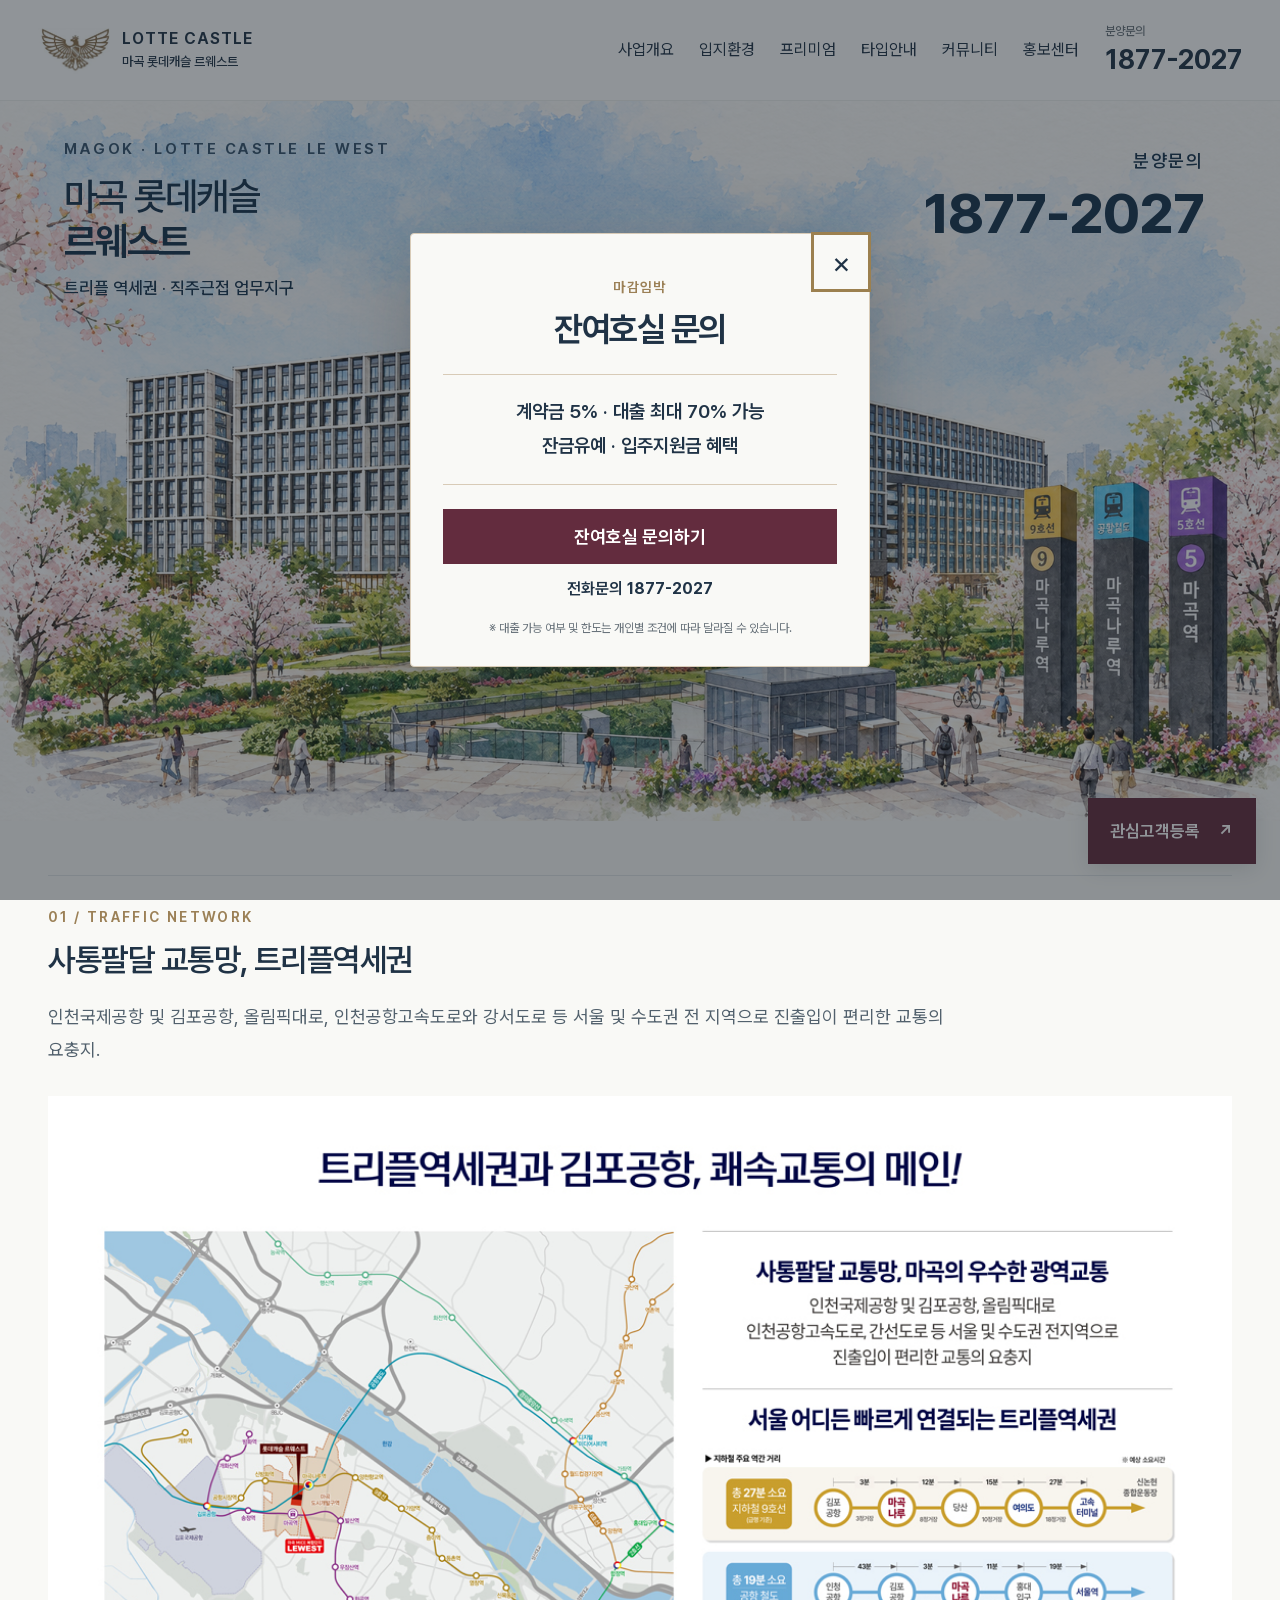
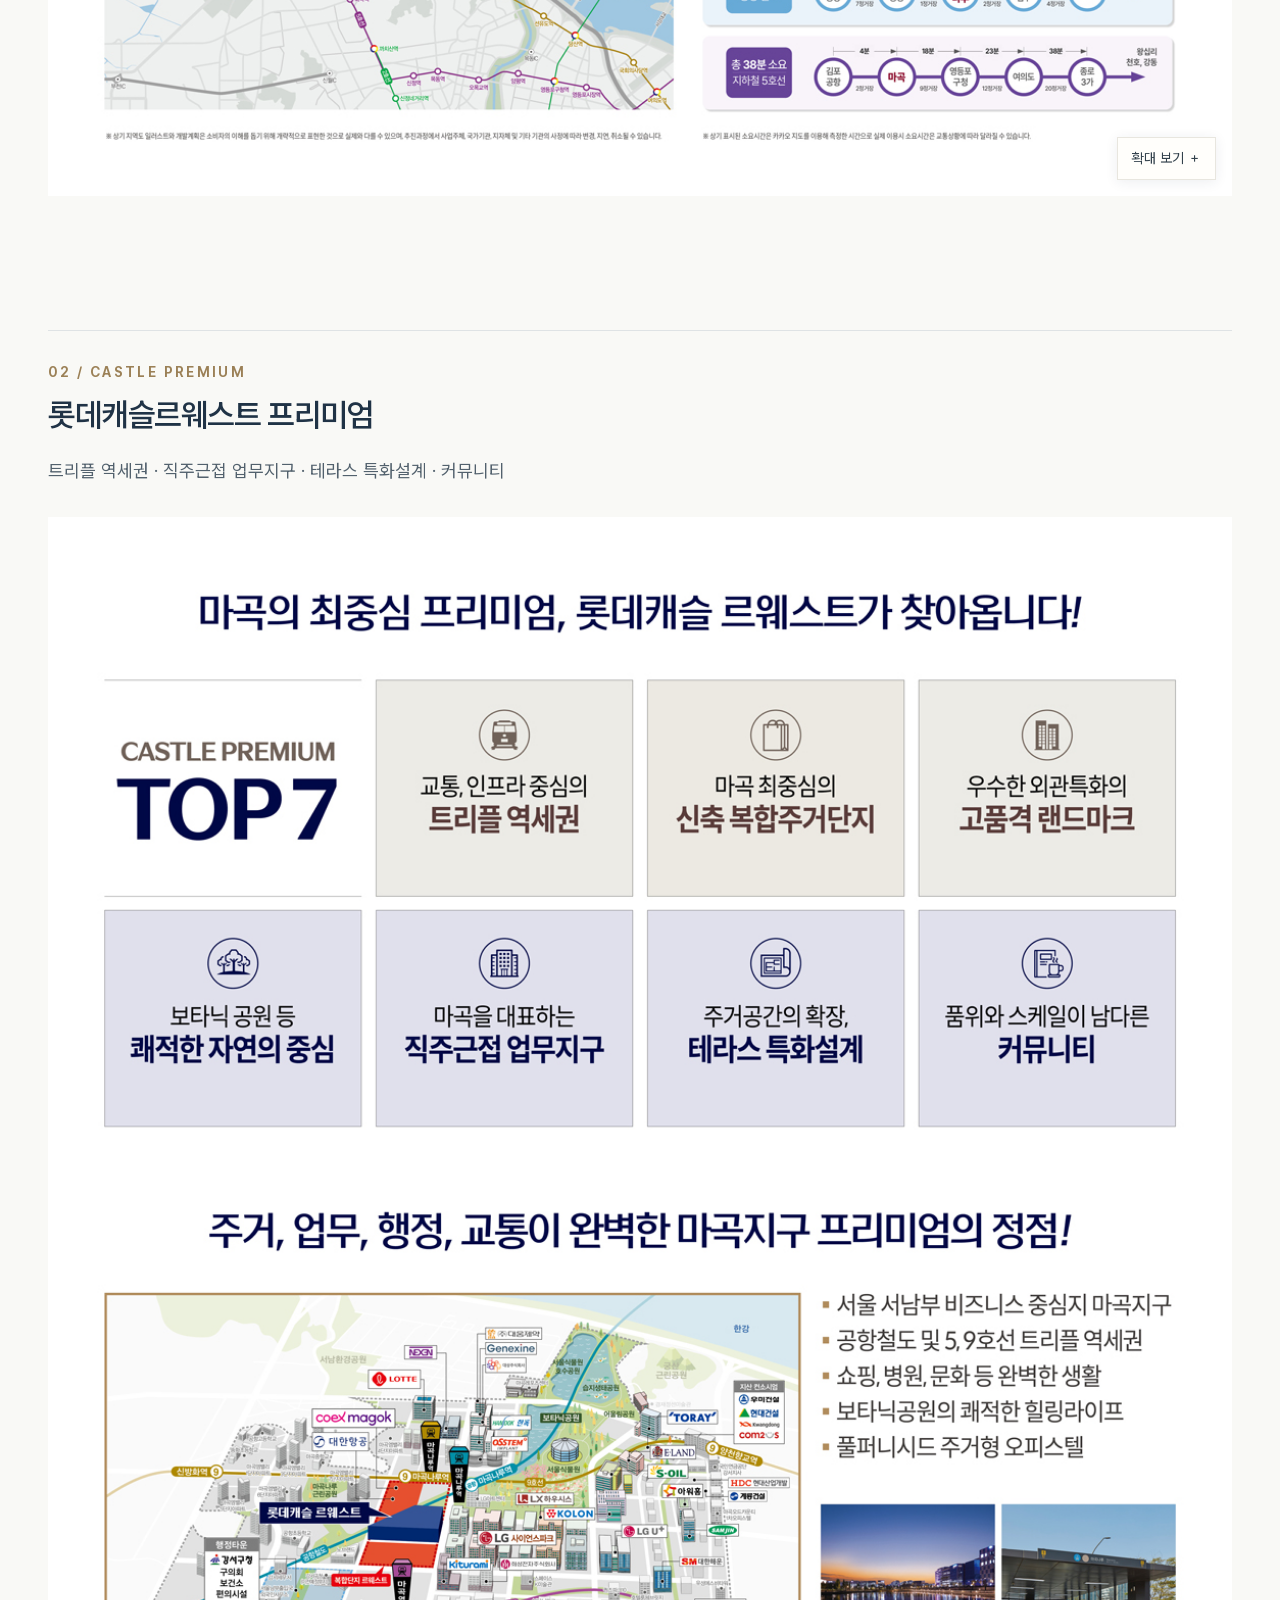
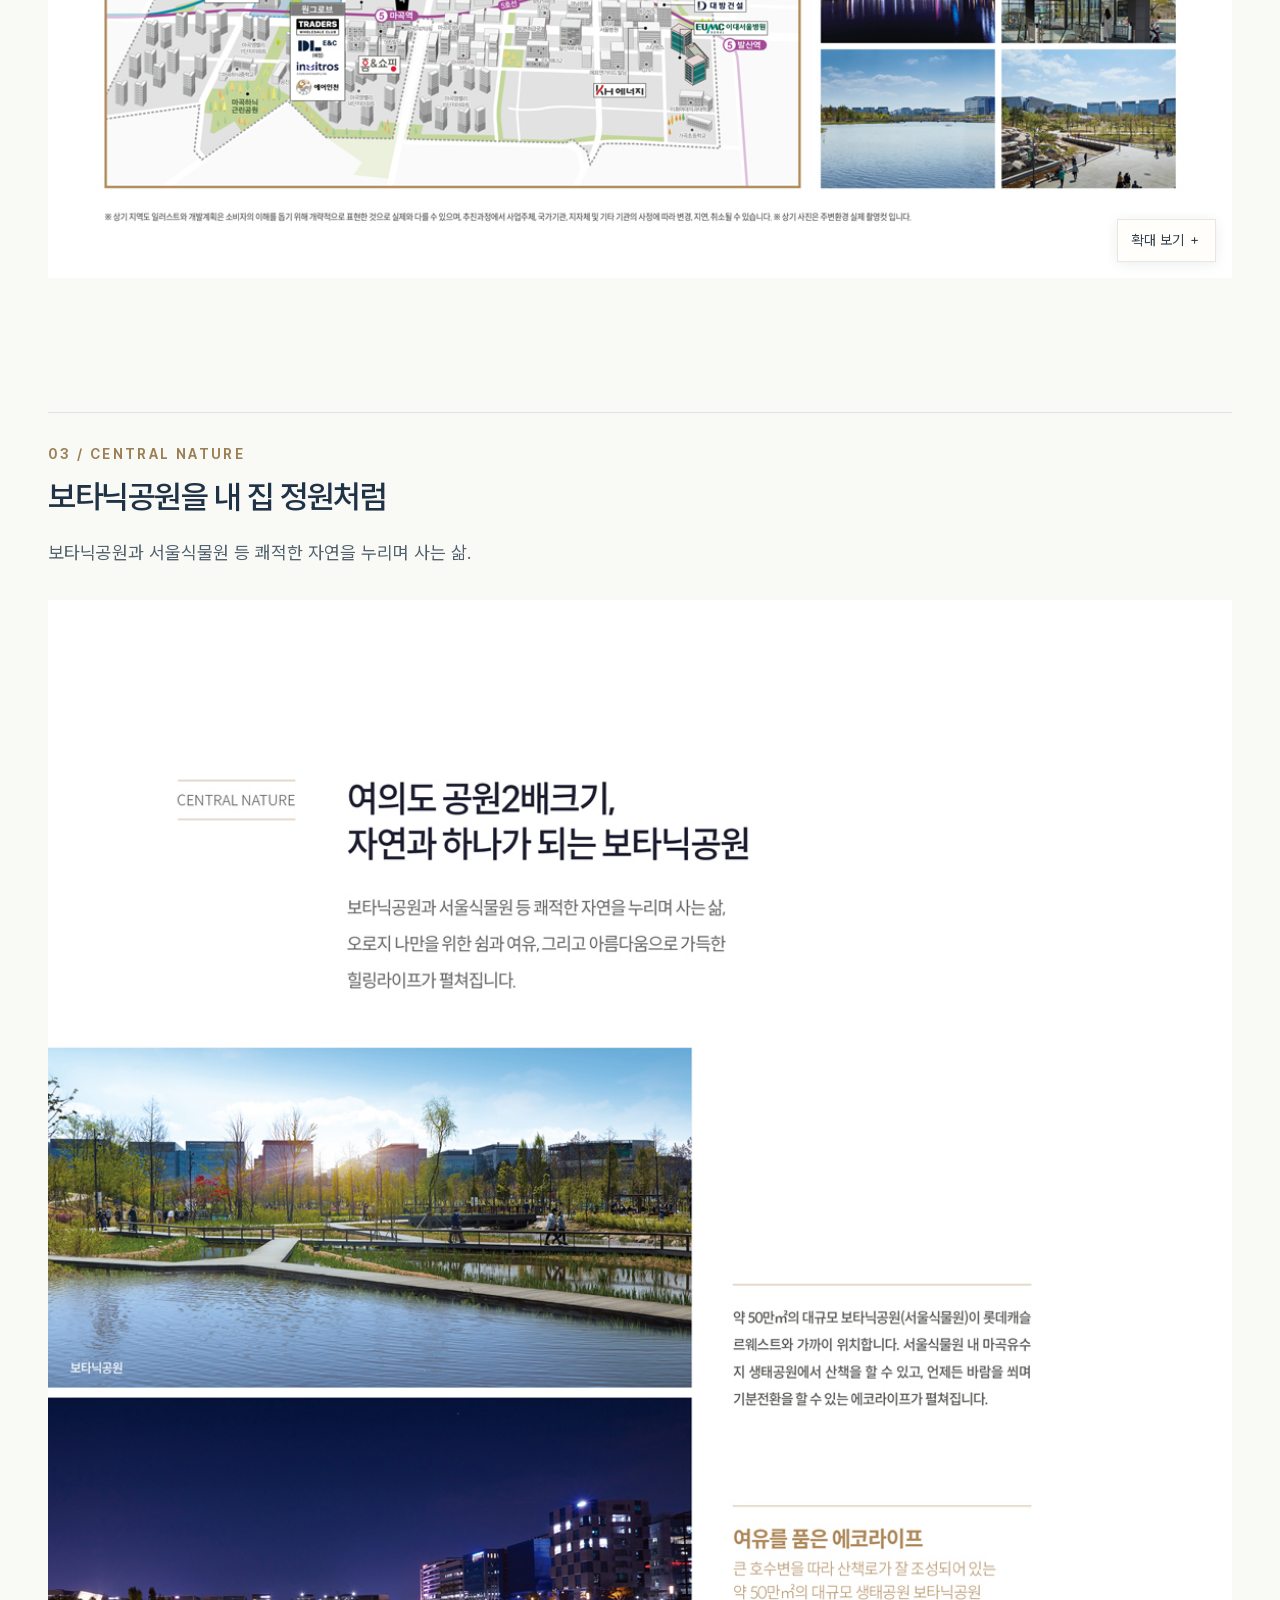
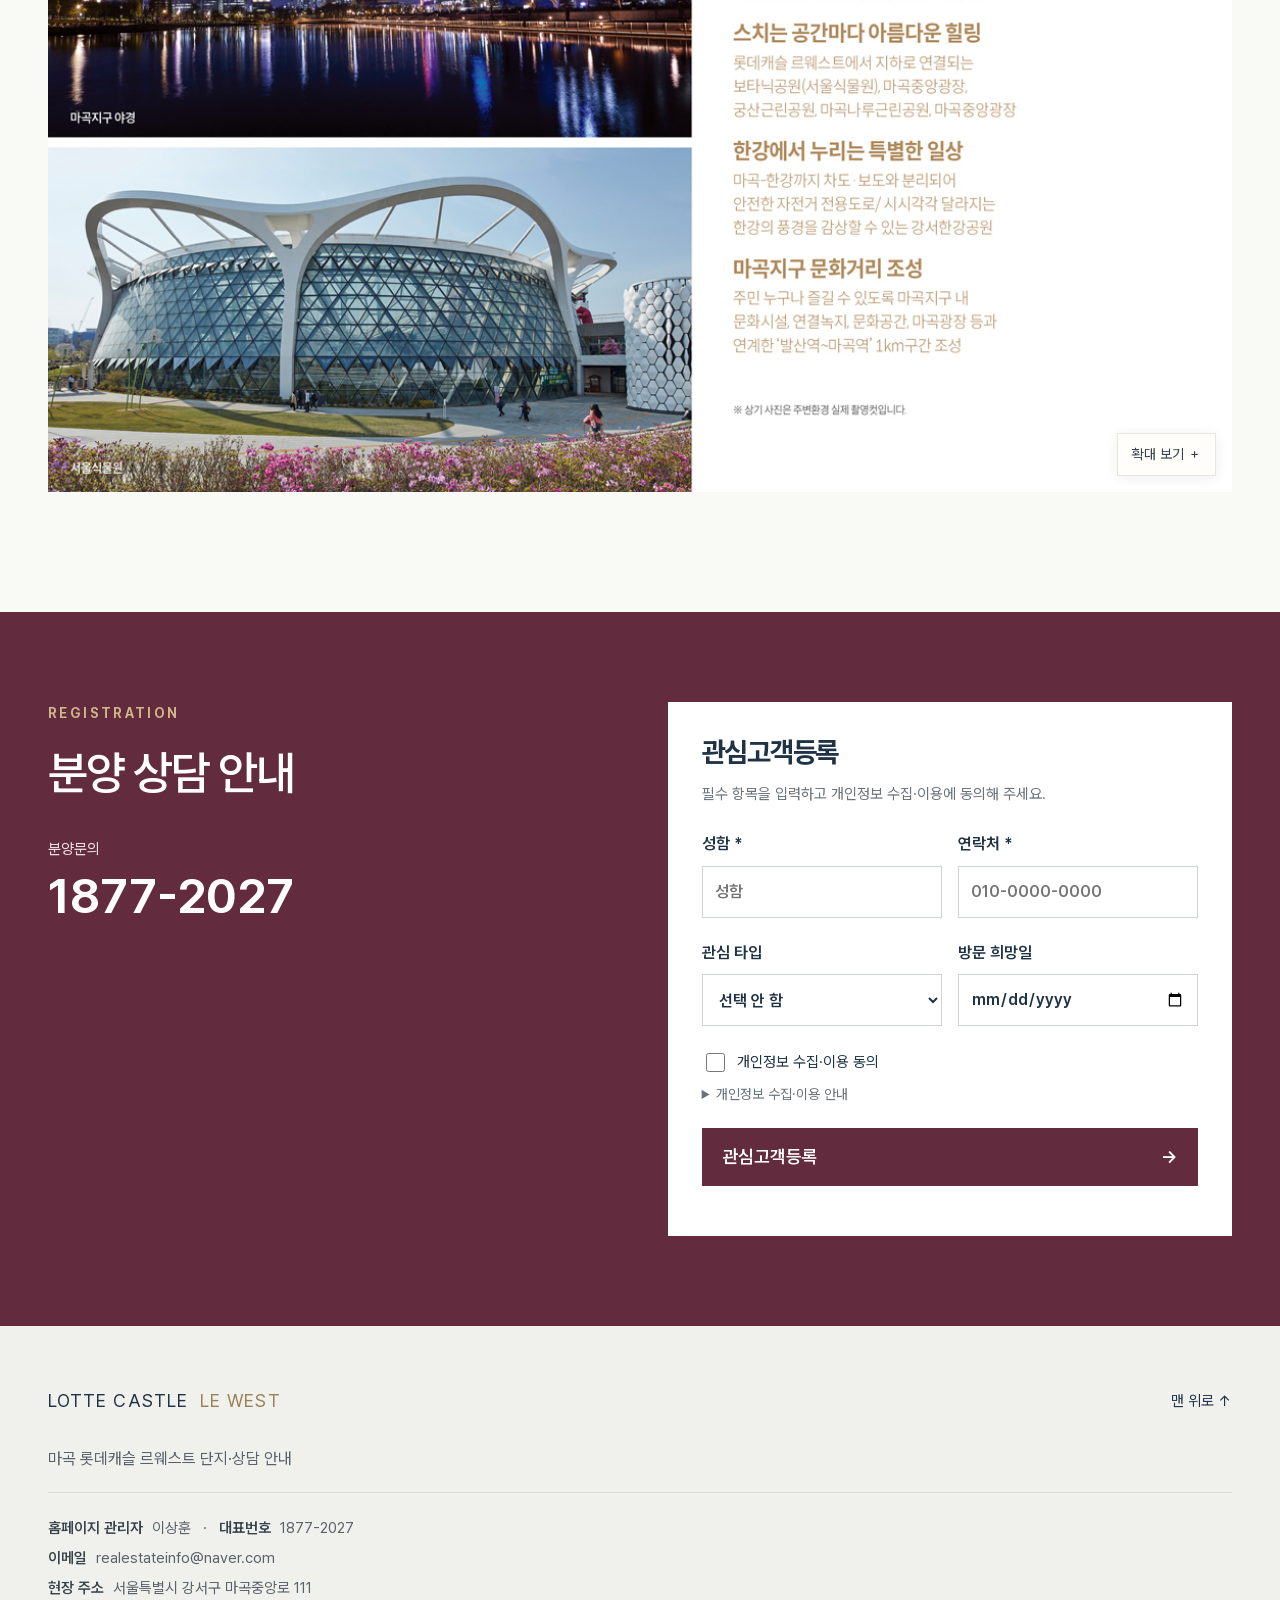
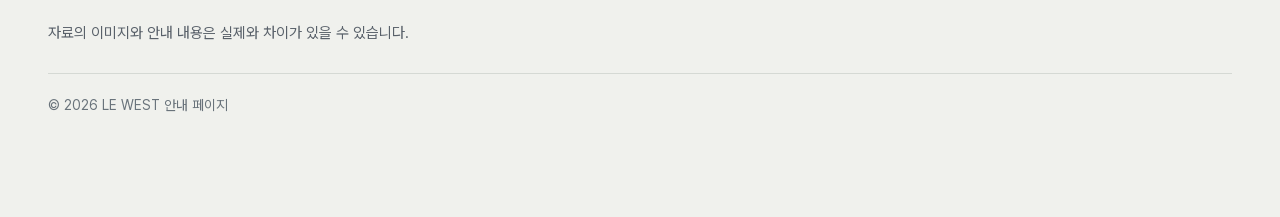
<file: index.html>
<!doctype html>
<html lang="ko"><head><meta charset="utf-8"><meta name="viewport" content="width=device-width,initial-scale=1"><title>마곡 롯데캐슬 르웨스트 | 단지 안내·분양문의</title><meta name="description" content="마곡 롯데캐슬 르웨스트. 마곡역·마곡나루역 트리플 역세권, 전용 45~103㎡ 오피스텔 876실. 사업개요, 타입안내, 커뮤니티, 현장사진 및 분양문의 1877-2027."><link rel="stylesheet" href="v13.css"><!-- BUILD V14: plans.html and its dependencies preserved --><meta property="og:type" content="website"><meta property="og:locale" content="ko_KR"><meta property="og:site_name" content="마곡 롯데캐슬 르웨스트"><meta property="og:title" content="마곡 롯데캐슬 르웨스트 | 단지 안내·분양문의"><meta property="og:description" content="마곡 롯데캐슬 르웨스트. 마곡역·마곡나루역 트리플 역세권, 전용 45~103㎡ 오피스텔 876실. 사업개요, 타입안내, 커뮤니티, 현장사진 및 분양문의 1877-2027."><meta name="naver-site-verification" content="bd9e016bcc7e7b5b4877ea9a484a80bdb7cbb489" /></head>
<body id="top"><a class="skip" href="#main">본문 바로가기</a>
<header class="site-header"><div class="header-inner">
<a class="brand" href="index.html" aria-label="르웨스트 홈"><span class="castle-eagle"><img src="assets/lotte-castle-logo.webp" alt="롯데캐슬 독수리 로고" width="978" height="877"></span><span>LOTTE CASTLE<small>마곡 롯데캐슬 르웨스트</small></span></a>
<nav id="site-nav" aria-label="주요 메뉴"><a href="overview.html">사업개요</a><a href="location.html">입지환경</a><a href="premium.html">프리미엄</a><a href="plans.html">타입안내</a><a href="community.html">커뮤니티</a><a href="media.html">홍보센터</a></nav>
<a class="header-phone" href="tel:18772027" data-placement="header"><small>분양문의</small>1877-2027</a>

<button class="menu-toggle" type="button" aria-expanded="false" aria-controls="site-nav">메뉴 <span aria-hidden="true">☰</span></button>
</div></header><main id="main"><section class="hero" aria-labelledby="hero-title"><img class="hero-image" src="assets/hero-watercolor.webp" alt="마곡 롯데캐슬 르웨스트 수채화풍 조감 일러스트" fetchpriority="high" width="1672" height="941"><div class="hero-copy"><span class="eyebrow">MAGOK · LOTTE CASTLE LE WEST</span><h1 id="hero-title">마곡 롯데캐슬<br><strong>르웨스트</strong></h1><p>트리플 역세권 · 직주근접 업무지구</p></div><a class="hero-phone" href="tel:18772027" data-placement="hero"><span>분양문의</span><strong>1877-2027</strong></a></section><section class="document-section shell "><div class="section-heading"><span class="eyebrow">01 / TRAFFIC NETWORK</span><h2>사통팔달 교통망, 트리플역세권</h2><p class="section-description">인천국제공항 및 김포공항, 올림픽대로, 인천공항고속도로와 강서도로 등 서울 및 수도권 전 지역으로 진출입이 편리한 교통의 요충지.</p></div><figure class="document-figure"><button type="button" class="image-open" data-image="assets/location-transport.webp" data-caption="마곡 롯데캐슬 르웨스트 교통망 안내" aria-label="마곡 롯데캐슬 르웨스트 교통망 안내 확대"><img src="assets/location-transport.webp" alt="마곡 롯데캐슬 르웨스트 교통망 안내" loading="lazy" width="1160" height="685"><span class="zoom-label" aria-hidden="true">확대 보기 ＋</span></button></figure></section><section class="document-section shell "><div class="section-heading"><span class="eyebrow">02 / CASTLE PREMIUM</span><h2>롯데캐슬르웨스트 프리미엄</h2><p class="section-description">트리플 역세권 · 직주근접 업무지구 · 테라스 특화설계 · 커뮤니티</p></div><figure class="document-figure"><button type="button" class="image-open" data-image="assets/premium-top7.webp" data-caption="롯데캐슬 르웨스트 프리미엄 TOP 7" aria-label="롯데캐슬 르웨스트 프리미엄 TOP 7 확대"><img src="assets/premium-top7.webp" alt="롯데캐슬 르웨스트 프리미엄 TOP 7" loading="lazy" width="1160" height="1333"><span class="zoom-label" aria-hidden="true">확대 보기 ＋</span></button></figure></section><section class="document-section shell "><div class="section-heading"><span class="eyebrow">03 / CENTRAL NATURE</span><h2>보타닉공원을 내 집 정원처럼</h2><p class="section-description">보타닉공원과 서울식물원 등 쾌적한 자연을 누리며 사는 삶.</p></div><figure class="document-figure"><button type="button" class="image-open" data-image="assets/location-nature.jpg" data-caption="보타닉공원과 서울식물원 생활환경 안내" aria-label="보타닉공원과 서울식물원 생활환경 안내 확대"><img src="assets/location-nature.jpg" alt="보타닉공원과 서울식물원 생활환경 안내" loading="lazy" width="1160" height="1462"><span class="zoom-label" aria-hidden="true">확대 보기 ＋</span></button></figure></section><section class="contact-band" id="consultation"><div class="shell contact-layout"><div class="contact-intro"><span class="eyebrow">REGISTRATION</span><h2>분양 상담 안내</h2><a class="contact-phone" href="tel:18772027" data-placement="contact"><small>분양문의</small>1877-2027</a></div>
<form id="lead-form" novalidate><h3>관심고객등록</h3><p class="form-help">현재 온라인 접수 준비 중입니다. 전화로 문의해 주세요.</p><div hidden aria-hidden="true"><label>Website<input name="website" tabindex="-1" autocomplete="off"></label></div><div class="form-grid"><label>성함 <span aria-hidden="true">*</span><input name="name" required autocomplete="name" placeholder="성함"></label><label>연락처 <span aria-hidden="true">*</span><input name="phone" type="tel" required autocomplete="tel" placeholder="010-0000-0000"></label><label>관심 타입<select name="interest_type"><option value="">선택 안 함</option><option>46A 타입</option><option>69 타입</option><option>82B 타입</option><option>83A 타입</option><option>기타 타입 상담</option></select></label><label>방문 희망일<input name="visit_date" type="date"></label></div><label class="privacy-check"><input type="checkbox" name="privacy_agree" required><span>개인정보 수집·이용 동의</span></label><details><summary>개인정보 수집·이용 안내</summary><p>수집·이용 목적: 분양 상담 및 방문 예약 안내<br>필수 항목: 성함, 연락처 / 선택 항목: 관심 타입, 방문 희망일<br>보유·이용 기간: 동의일로부터 1년<br>동의를 거부할 수 있으며, 동의하지 않으면 관심고객등록이 제한됩니다.<br>개인정보 문의 및 삭제 요청: 이상훈 · 1877-2027 · realestateinfo@naver.com</p></details><button class="form-submit" type="submit">관심고객등록 <span>→</span></button><p id="form-status" role="status"></p></form></div></section></main><footer class="site-footer"><div class="shell"><div class="footer-top"><a class="footer-brand" href="index.html">LOTTE CASTLE <b>LE WEST</b></a><a href="#top">맨 위로 ↑</a></div><p>마곡 롯데캐슬 르웨스트 단지·상담 안내</p><div class="operator-info"><p><b>홈페이지 관리자</b> 이상훈 <span>·</span> <b>대표번호</b> <a href="tel:18772027">1877-2027</a></p><p><b>이메일</b> <a href="mailto:realestateinfo@naver.com">realestateinfo@naver.com</a></p><p><b>현장 주소</b> 서울특별시 강서구 마곡중앙로 111</p></div><p class="note">자료의 이미지와 안내 내용은 실제와 차이가 있을 수 있습니다.</p><div class="footer-bottom">© 2026 LE WEST 안내 페이지</div></div></footer>
<div class="fixed-contact"><a class="mobile-call" href="tel:18772027" data-placement="fixed">전화상담</a><a class="registration-link" href="index.html#consultation">관심고객등록 <span aria-hidden="true">↗</span></a></div>
<dialog class="lightbox" aria-labelledby="lightbox-caption"><div class="lightbox-toolbar"><p id="lightbox-caption"></p><button type="button" class="lightbox-zoom" aria-pressed="false">원본 크기</button><button type="button" class="lightbox-close" aria-label="이미지 확대 닫기">×</button></div><div class="lightbox-view"><img alt=""></div></dialog><script src="registration-config.js"></script><script src="v13.js"></script><script src="registration.js"></script>
<!-- Contract terms popup: isolated from existing page and registration logic. -->
<style>
.contract-popup{width:min(460px,calc(100vw - 40px));max-width:none;max-height:none;margin:auto;padding:42px 32px 28px;border:1px solid #d8cbb7;border-radius:4px;background:var(--paper);color:var(--ink);overflow:visible;box-shadow:0 24px 80px #17202840;text-align:center}
.contract-popup::backdrop{background:rgba(23,32,40,.48)}
.contract-popup-close{position:absolute;right:6px;top:6px;display:grid;place-items:center;width:44px;height:44px;padding:0;border:0;background:transparent;color:var(--ink);font-size:30px;line-height:1}
.contract-popup-kicker{color:var(--gold);font-size:14px;font-weight:650;letter-spacing:.1em}
.contract-popup h2{margin:10px 0 24px;font-size:34px;font-weight:650}
.contract-popup-terms{padding:20px 0;border-block:1px solid #d8cbb7;font-size:19px;font-weight:600;line-height:1.8;word-break:keep-all}
.contract-popup-cta{display:block;width:100%;min-height:52px;margin-top:24px;padding:13px 10px;border:0;background:var(--wine);color:#fff;font-size:18px;font-weight:650}
.contract-popup-phone{margin-top:12px;font-size:16px;font-weight:600;color:var(--ink)}
.contract-popup-call{display:none}
@media(max-width:600px){.contract-popup-phone{display:none}.contract-popup-call{display:flex;align-items:center;justify-content:center;min-height:48px;margin-top:10px;border:1px solid var(--wine);color:var(--wine);font-size:16px;font-weight:650}}
@media(max-height:450px){.contract-popup-phone{margin-top:8px;font-size:14px}.contract-popup-call{min-height:44px;margin-top:8px;font-size:15px}}
.contract-popup-note{margin-top:16px;font-size:12px;line-height:1.6;color:var(--muted);word-break:keep-all}
@media(max-width:600px){.contract-popup{padding:38px 20px 22px}.contract-popup h2{font-size:28px;margin:8px 0 18px}.contract-popup-terms{font-size:16px;padding:16px 0}.contract-popup-cta{margin-top:18px;font-size:17px}.contract-popup-note{margin-top:12px;font-size:11px}}
@media(max-height:450px){.contract-popup{padding:28px 20px 14px}.contract-popup h2{font-size:24px;margin:4px 0 10px}.contract-popup-kicker{font-size:12px}.contract-popup-terms{padding:8px 0;font-size:15px;line-height:1.5}.contract-popup-cta{margin-top:10px;min-height:44px;padding:8px;font-size:16px}.contract-popup-note{margin-top:8px;font-size:10px}}
</style>
<dialog class="contract-popup" aria-labelledby="contract-popup-title" aria-describedby="contract-popup-terms contract-popup-note">
<button class="contract-popup-close" type="button" aria-label="계약조건 팝업 닫기">×</button>
<p class="contract-popup-kicker">마감임박</p>
<h2 id="contract-popup-title">잔여호실 문의</h2>
<div class="contract-popup-terms" id="contract-popup-terms"><p>계약금 5% · 대출 최대 70% 가능</p><p>잔금유예 · 입주지원금 혜택</p></div>
<button class="contract-popup-cta" type="button">잔여호실 문의하기</button>
<p class="contract-popup-phone">전화문의 <strong>1877-2027</strong></p>
<a class="contract-popup-call" href="tel:18772027" data-placement="popup" aria-label="1877-2027로 전화하기">전화하기 <span aria-hidden="true">&nbsp;1877-2027</span></a>
<p class="contract-popup-note" id="contract-popup-note">※ 대출 가능 여부 및 한도는 개인별 조건에 따라 달라질 수 있습니다.</p>
</dialog>
<script>
(() => {
  const popup = document.querySelector('.contract-popup');
  const track = name => {
    if (window.gtag) window.gtag('event', name, {...(window.LEWEST_CAMPAIGN || {})});
  };
  const closeButton = popup.querySelector('.contract-popup-close');
  closeButton.addEventListener('click', () => { track('popup_close'); popup.close(); });
  popup.addEventListener('cancel', event => {
    event.preventDefault();
    closeButton.focus();
  });
  popup.querySelector('.contract-popup-cta').addEventListener('click', () => {
    const target = document.querySelector('#lead-form') || document.querySelector('#consultation');
    if (!target) return;
    track('popup_lead_click');
    popup.close();
    target.scrollIntoView({behavior: window.matchMedia('(prefers-reduced-motion: reduce)').matches ? 'auto' : 'smooth', block: 'start'});
  });
  popup.querySelector('.contract-popup-call').addEventListener('click', () => {
    if (window.gtag) window.gtag('event', 'phone_click', {placement:'popup', ...(window.LEWEST_CAMPAIGN || {})});
  });
  popup.showModal();
  track('popup_view');
})();
</script>
</body></html>
</file>
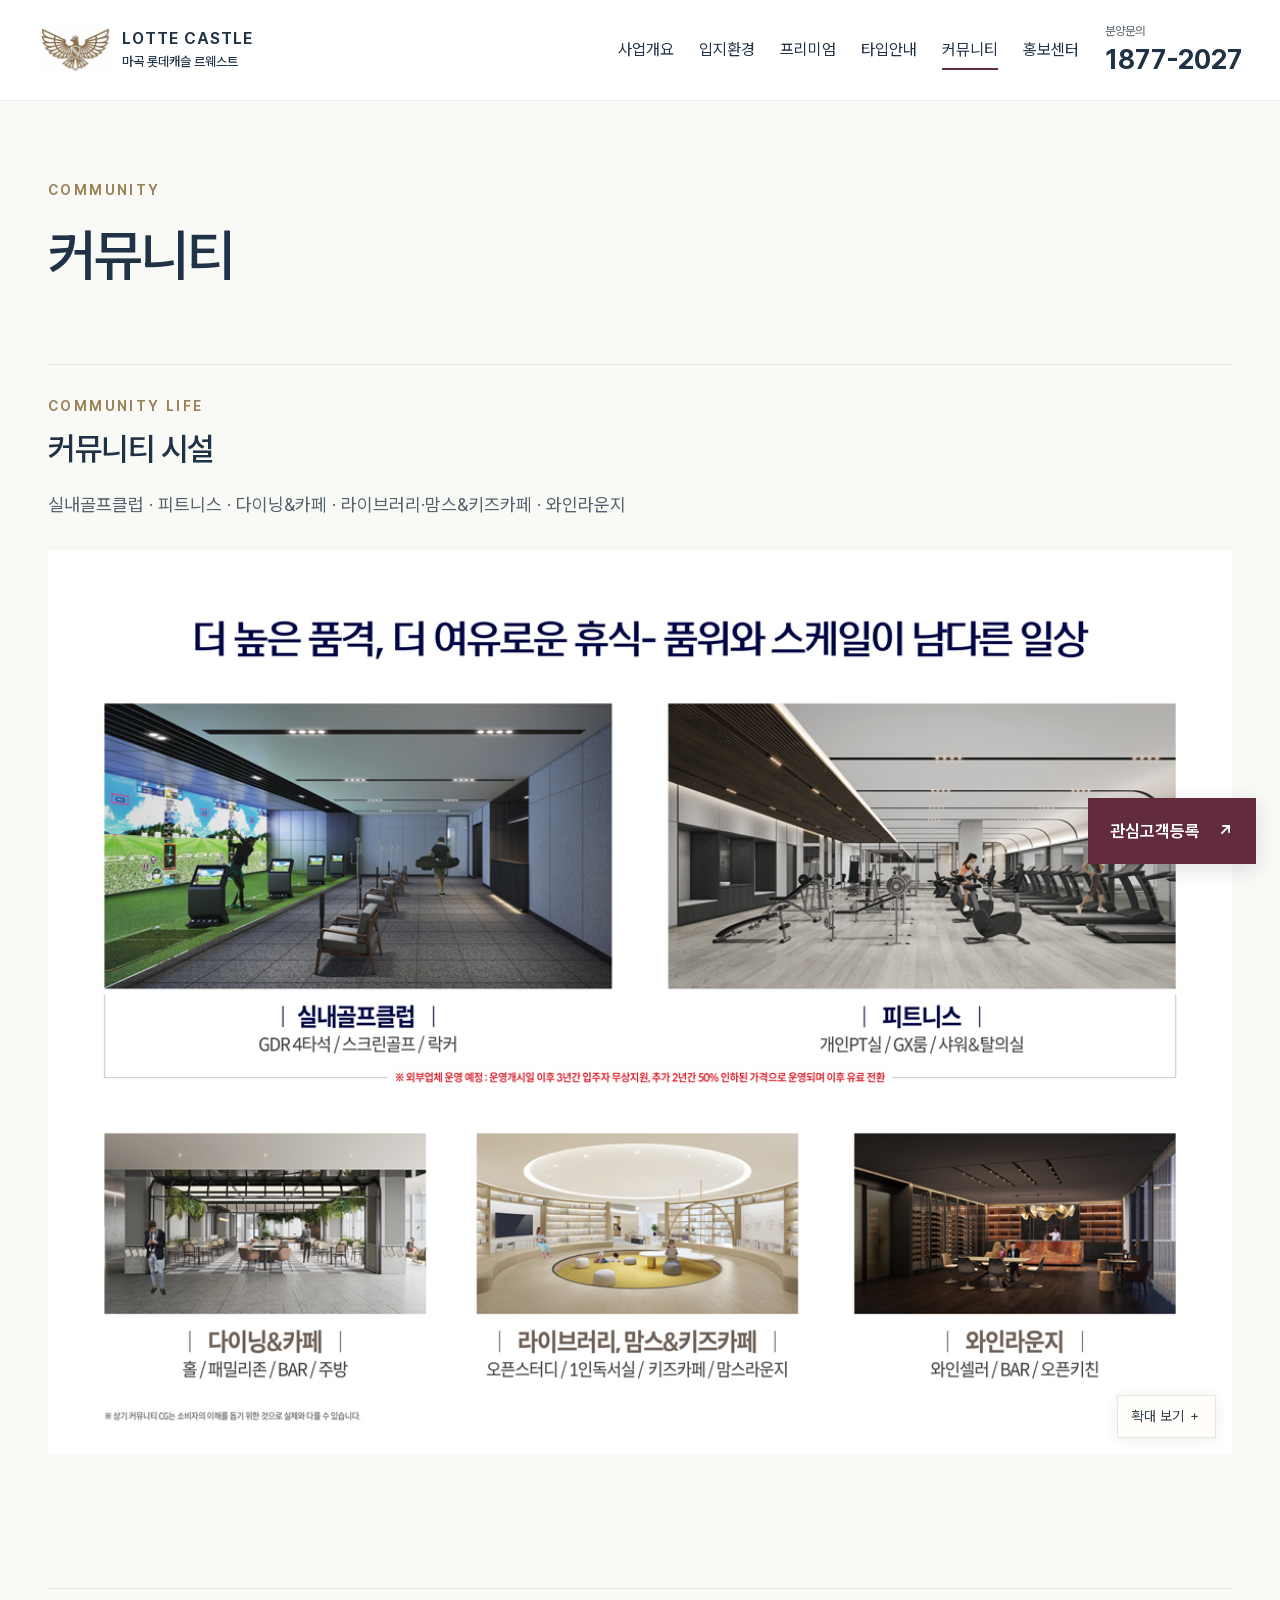
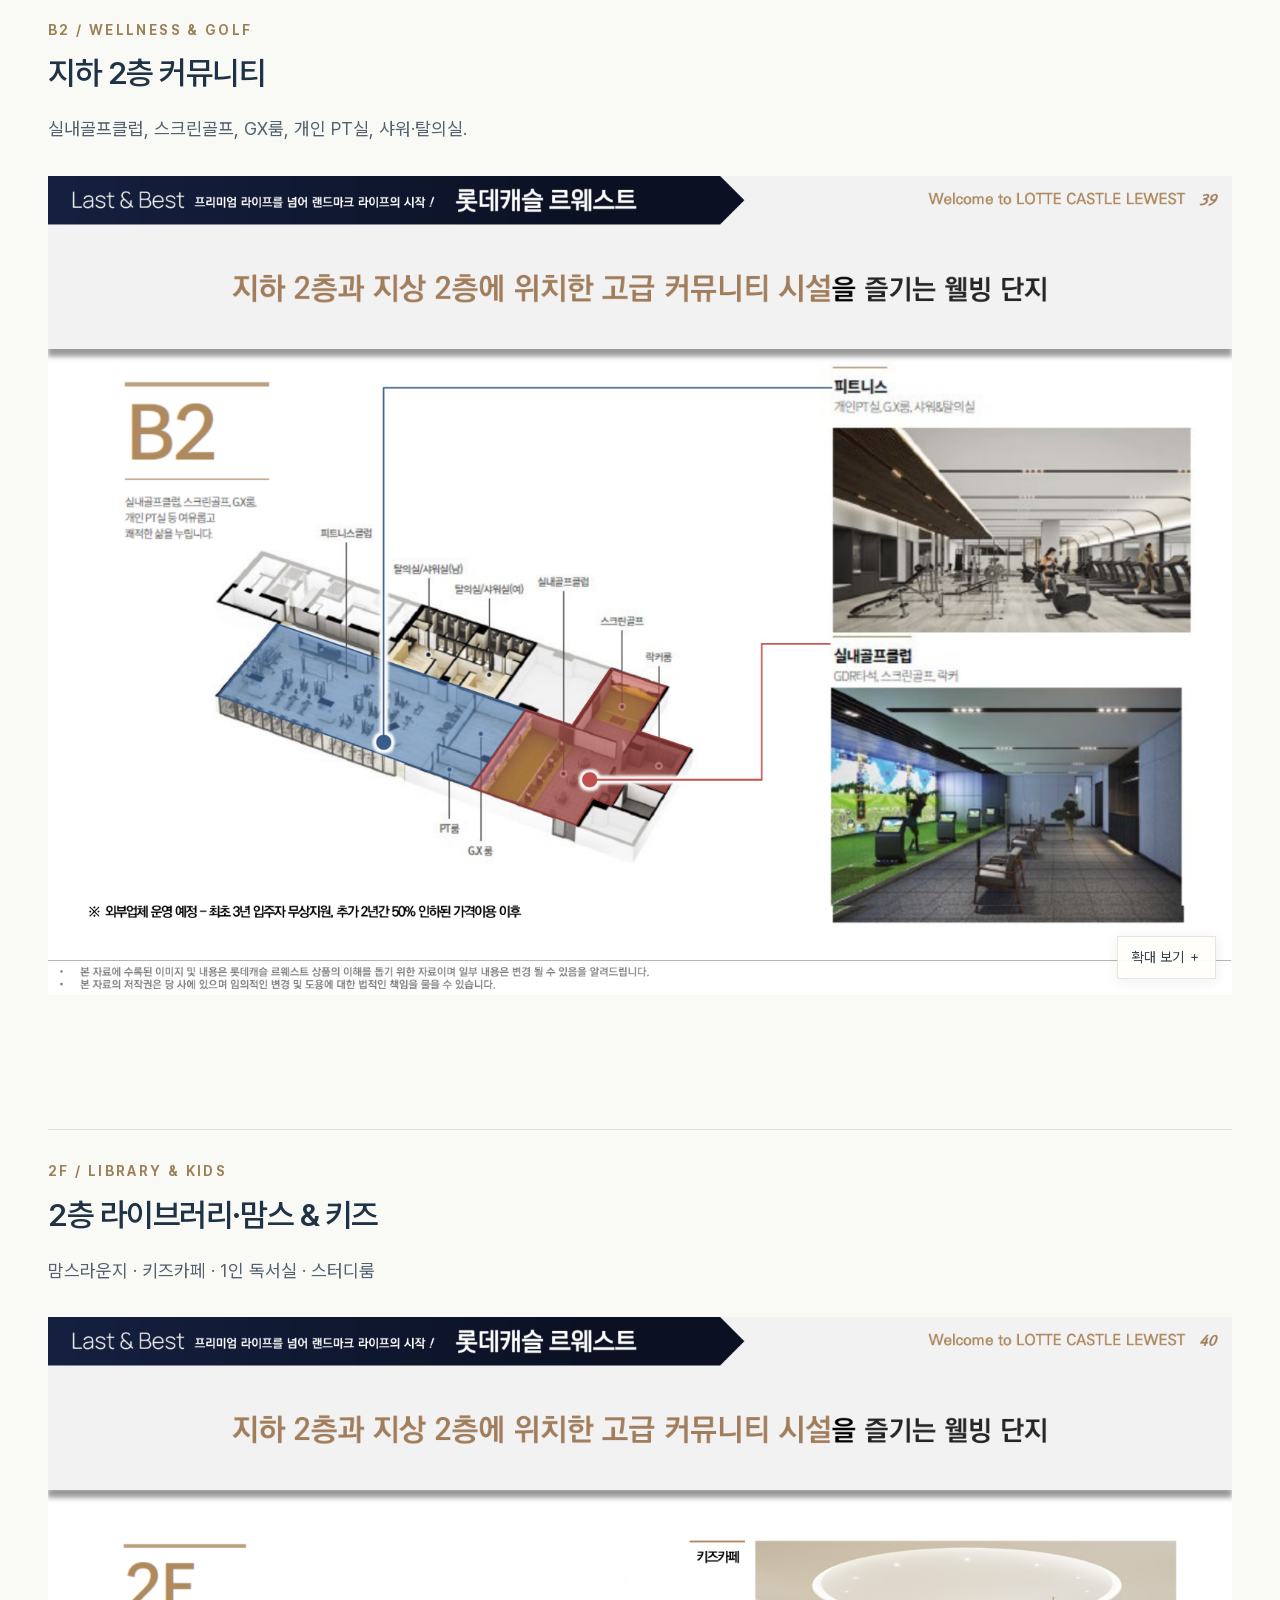
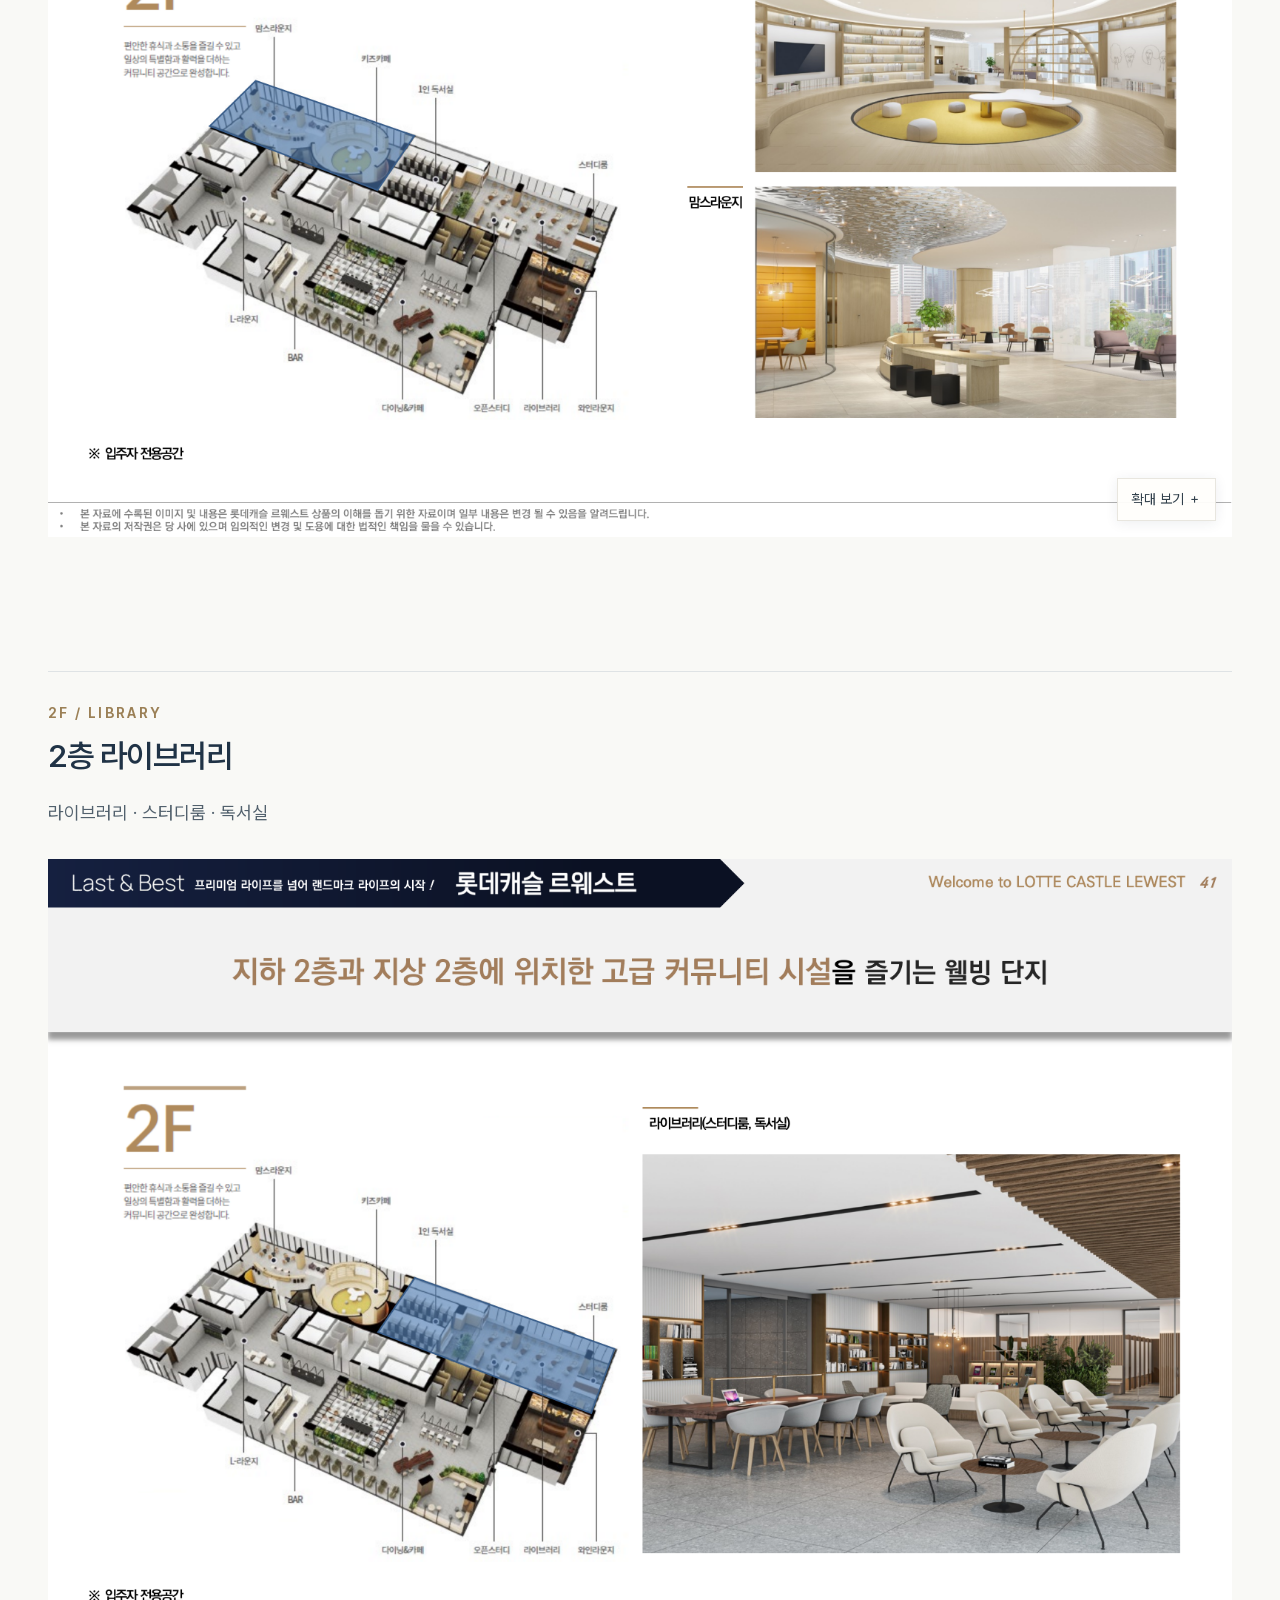
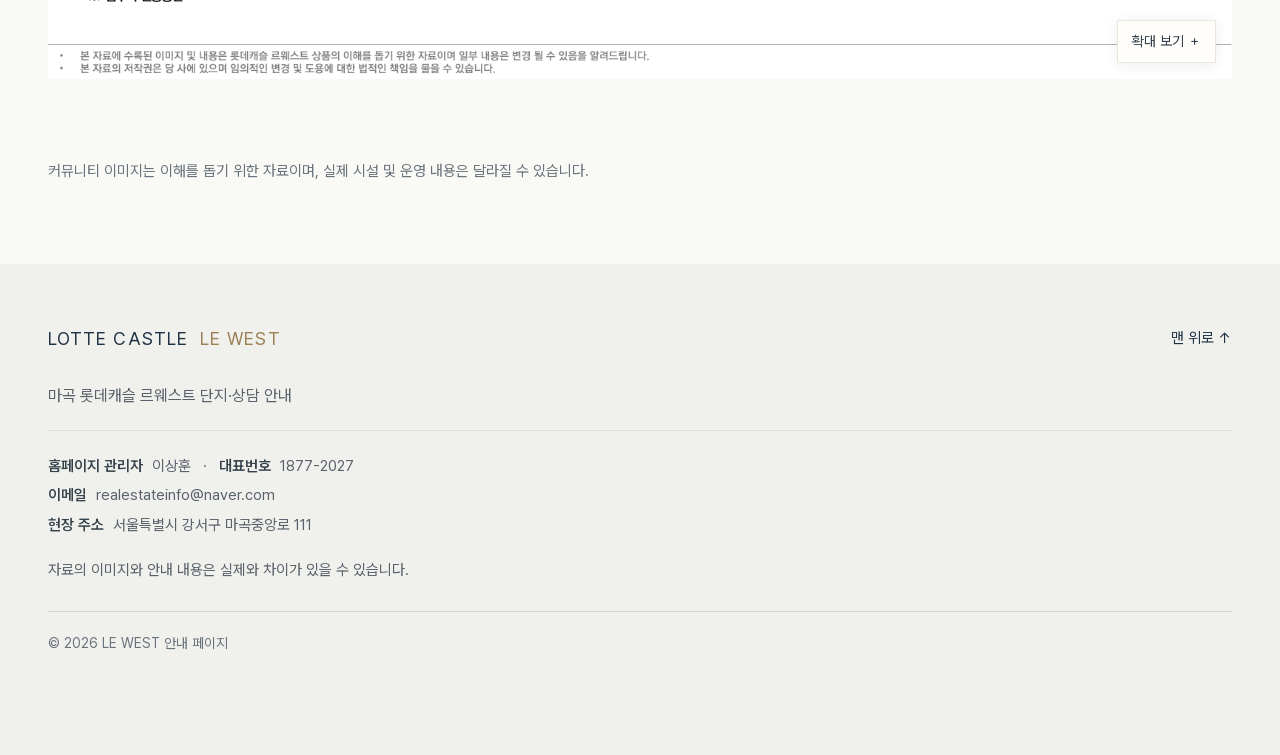
<file: community.html>
<!doctype html>
<html lang="ko"><head><meta charset="utf-8"><meta name="viewport" content="width=device-width,initial-scale=1"><title>커뮤니티 시설 | 마곡 롯데캐슬 르웨스트</title><meta name="description" content="마곡 롯데캐슬 르웨스트 커뮤니티. 지하 2층 실내골프·피트니스와 2층 라이브러리·스터디룸·맘스라운지·키즈카페."><link rel="stylesheet" href="v13.css"><!-- BUILD V14: plans.html and its dependencies preserved --><meta property="og:type" content="website"><meta property="og:locale" content="ko_KR"><meta property="og:site_name" content="마곡 롯데캐슬 르웨스트"><meta property="og:title" content="커뮤니티 시설 | 마곡 롯데캐슬 르웨스트"><meta property="og:description" content="마곡 롯데캐슬 르웨스트 커뮤니티. 지하 2층 실내골프·피트니스와 2층 라이브러리·스터디룸·맘스라운지·키즈카페."></head>
<body id="top"><a class="skip" href="#main">본문 바로가기</a>
<header class="site-header"><div class="header-inner">
<a class="brand" href="index.html" aria-label="르웨스트 홈"><span class="castle-eagle"><img src="assets/lotte-castle-logo.webp" alt="롯데캐슬 독수리 로고" width="978" height="877"></span><span>LOTTE CASTLE<small>마곡 롯데캐슬 르웨스트</small></span></a>
<nav id="site-nav" aria-label="주요 메뉴"><a href="overview.html">사업개요</a><a href="location.html">입지환경</a><a href="premium.html">프리미엄</a><a href="plans.html">타입안내</a><a href="community.html" aria-current="page">커뮤니티</a><a href="media.html">홍보센터</a></nav>
<a class="header-phone" href="tel:18772027" data-placement="header"><small>분양문의</small>1877-2027</a>

<button class="menu-toggle" type="button" aria-expanded="false" aria-controls="site-nav">메뉴 <span aria-hidden="true">☰</span></button>
</div></header><main id="main"><section class="page-heading shell"><span class="eyebrow">COMMUNITY</span><h1>커뮤니티</h1></section><section class="document-section shell "><div class="section-heading"><span class="eyebrow">COMMUNITY LIFE</span><h2>커뮤니티 시설</h2><p class="section-description">실내골프클럽 · 피트니스 · 다이닝&카페 · 라이브러리·맘스&키즈카페 · 와인라운지</p></div><figure class="document-figure"><button type="button" class="image-open" data-image="assets/community-guide.jpg" data-caption="르웨스트 커뮤니티 시설 안내" aria-label="르웨스트 커뮤니티 시설 안내 확대"><img src="assets/community-guide.jpg" alt="르웨스트 커뮤니티 시설 안내" loading="lazy" width="1160" height="884"><span class="zoom-label" aria-hidden="true">확대 보기 ＋</span></button></figure></section><section class="document-section shell "><div class="section-heading"><span class="eyebrow">B2 / WELLNESS & GOLF</span><h2>지하 2층 커뮤니티</h2><p class="section-description">실내골프클럽, 스크린골프, GX룸, 개인 PT실, 샤워·탈의실.</p></div><figure class="document-figure"><button type="button" class="image-open" data-image="assets/community-b2-hq.webp" data-caption="지하 2층 피트니스·골프 커뮤니티 배치도" aria-label="지하 2층 피트니스·골프 커뮤니티 배치도 확대"><img src="assets/community-b2-hq.webp" alt="지하 2층 피트니스·골프 커뮤니티 배치도" loading="lazy" width="3200" height="2216"><span class="zoom-label" aria-hidden="true">확대 보기 ＋</span></button></figure></section><section class="document-section shell "><div class="section-heading"><span class="eyebrow">2F / LIBRARY & KIDS</span><h2>2층 라이브러리·맘스 & 키즈</h2><p class="section-description">맘스라운지 · 키즈카페 · 1인 독서실 · 스터디룸</p></div><figure class="document-figure"><button type="button" class="image-open" data-image="assets/community-2f-kids-hq.webp" data-caption="2층 라이브러리·맘스·키즈카페 배치도" aria-label="2층 라이브러리·맘스·키즈카페 배치도 확대"><img src="assets/community-2f-kids-hq.webp" alt="2층 라이브러리·맘스·키즈카페 배치도" loading="lazy" width="3200" height="2216"><span class="zoom-label" aria-hidden="true">확대 보기 ＋</span></button></figure></section><section class="document-section shell "><div class="section-heading"><span class="eyebrow">2F / LIBRARY</span><h2>2층 라이브러리</h2><p class="section-description">라이브러리 · 스터디룸 · 독서실</p></div><figure class="document-figure"><button type="button" class="image-open" data-image="assets/community-2f-lounge-hq.webp" data-caption="2층 라이브러리·스터디룸·독서실 배치도" aria-label="2층 라이브러리·스터디룸·독서실 배치도 확대"><img src="assets/community-2f-lounge-hq.webp" alt="2층 라이브러리·스터디룸·독서실 배치도" loading="lazy" width="3200" height="2216"><span class="zoom-label" aria-hidden="true">확대 보기 ＋</span></button></figure></section><p class="shell source-note">커뮤니티 이미지는 이해를 돕기 위한 자료이며, 실제 시설 및 운영 내용은 달라질 수 있습니다.</p></main><footer class="site-footer"><div class="shell"><div class="footer-top"><a class="footer-brand" href="index.html">LOTTE CASTLE <b>LE WEST</b></a><a href="#top">맨 위로 ↑</a></div><p>마곡 롯데캐슬 르웨스트 단지·상담 안내</p><div class="operator-info"><p><b>홈페이지 관리자</b> 이상훈 <span>·</span> <b>대표번호</b> <a href="tel:18772027">1877-2027</a></p><p><b>이메일</b> <a href="mailto:realestateinfo@naver.com">realestateinfo@naver.com</a></p><p><b>현장 주소</b> 서울특별시 강서구 마곡중앙로 111</p></div><p class="note">자료의 이미지와 안내 내용은 실제와 차이가 있을 수 있습니다.</p><div class="footer-bottom">© 2026 LE WEST 안내 페이지</div></div></footer>
<div class="fixed-contact"><a class="mobile-call" href="tel:18772027" data-placement="fixed">전화상담</a><a class="registration-link" href="index.html#consultation">관심고객등록 <span aria-hidden="true">↗</span></a></div>
<dialog class="lightbox" aria-labelledby="lightbox-caption"><div class="lightbox-toolbar"><p id="lightbox-caption"></p><button type="button" class="lightbox-zoom" aria-pressed="false">원본 크기</button><button type="button" class="lightbox-close" aria-label="이미지 확대 닫기">×</button></div><div class="lightbox-view"><img alt=""></div></dialog><script src="v13.js"></script></body></html>
</file>
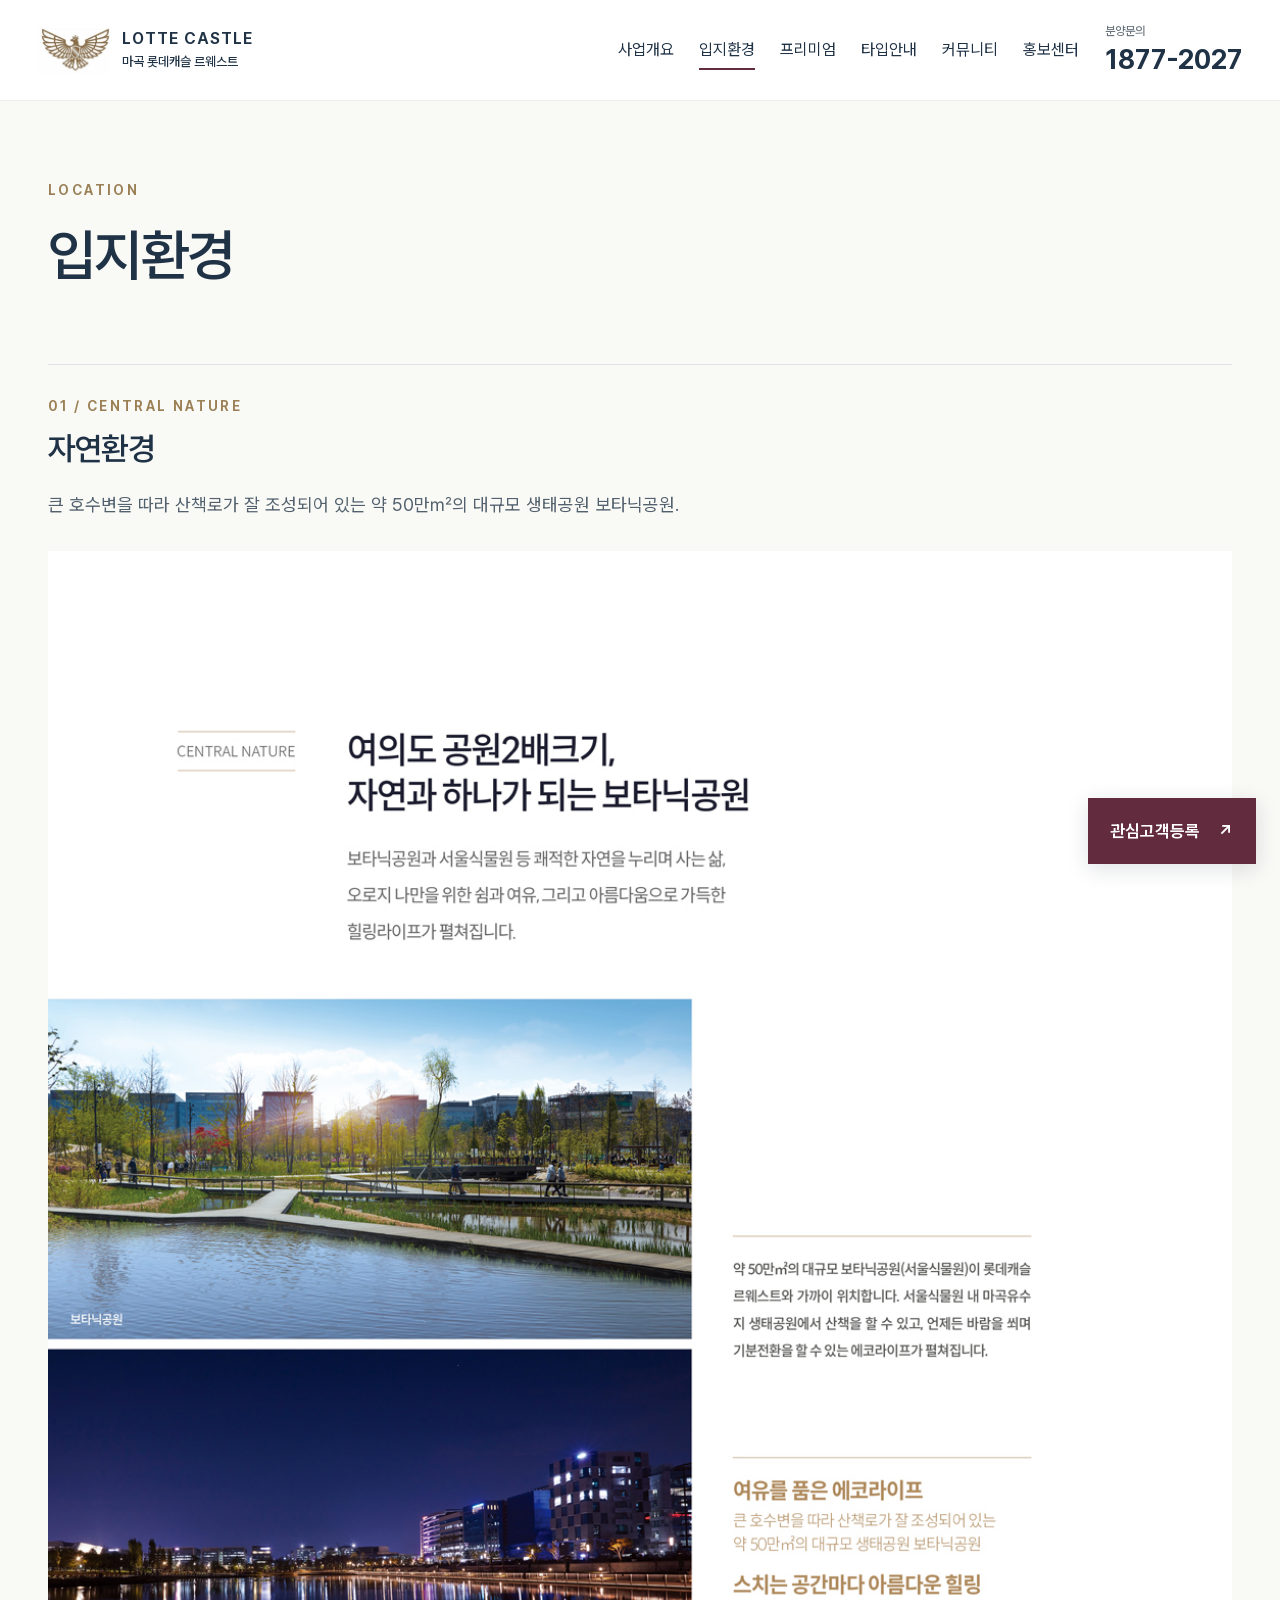
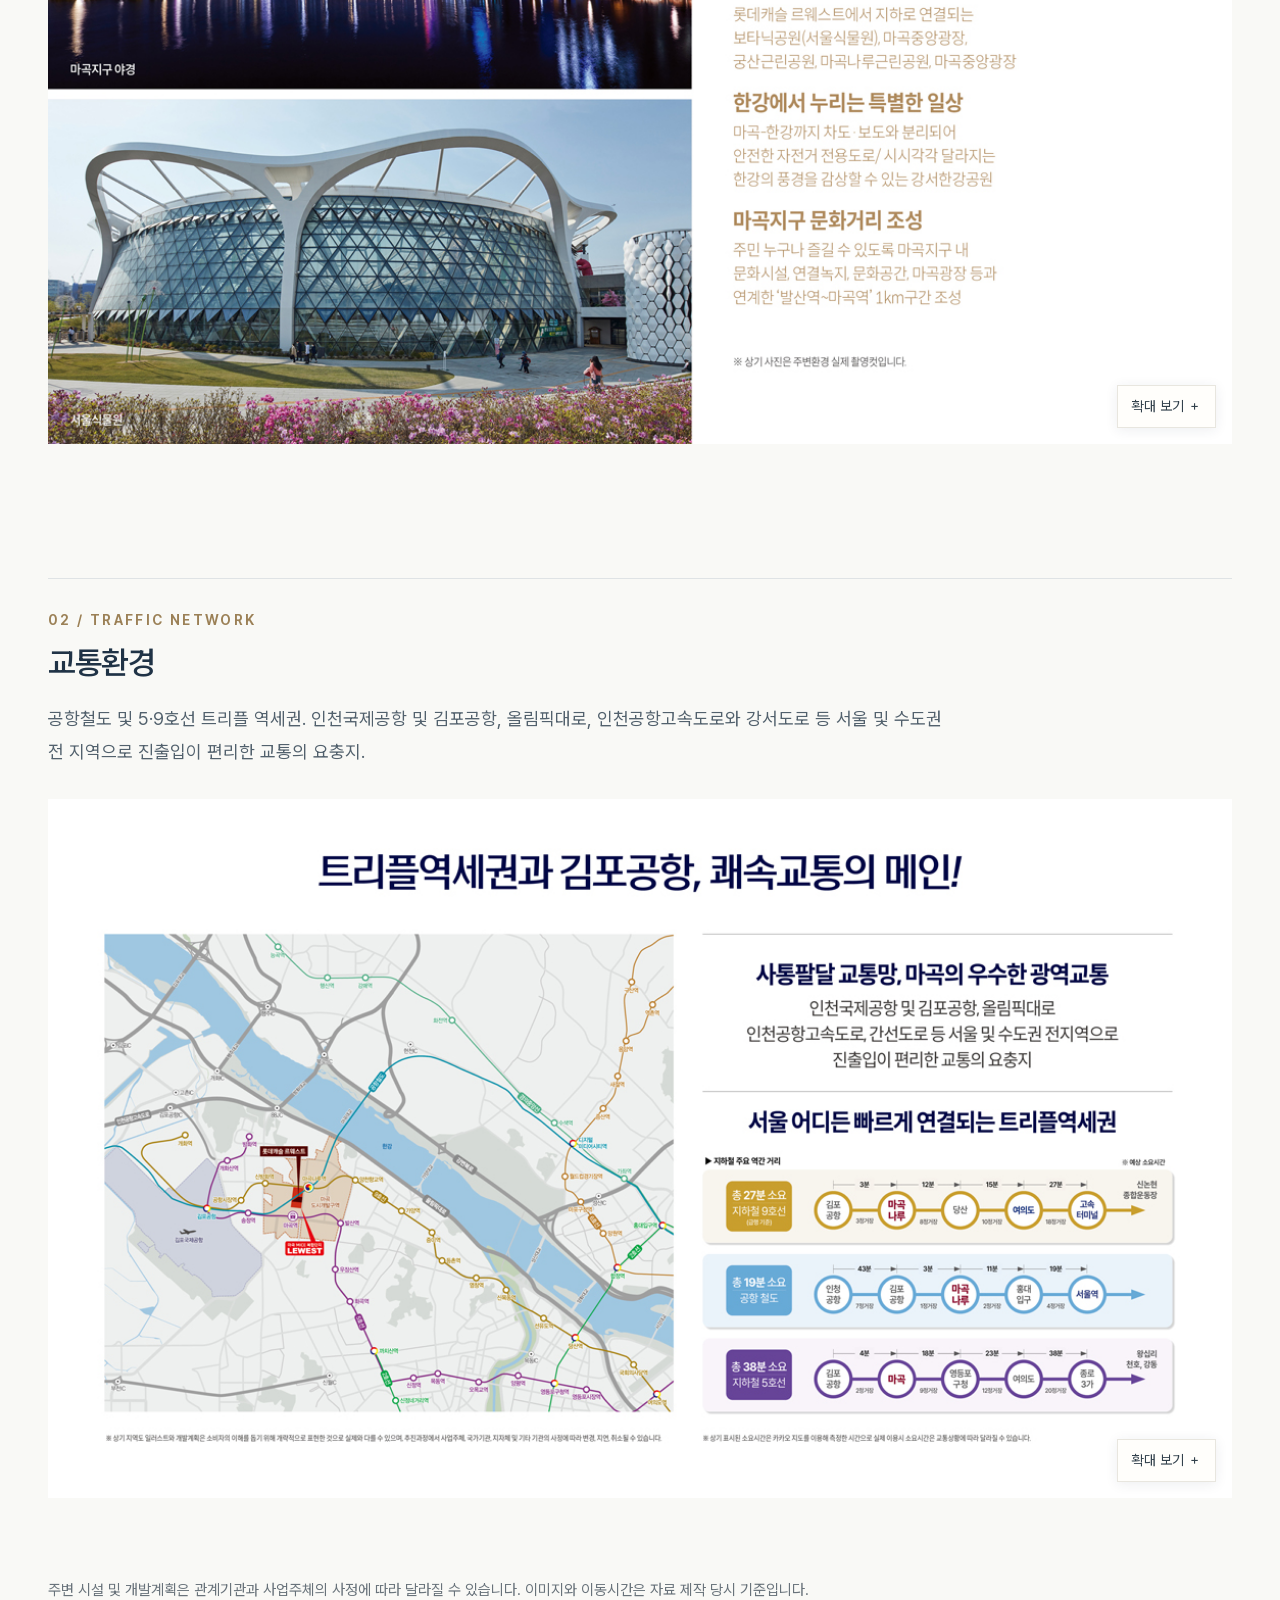
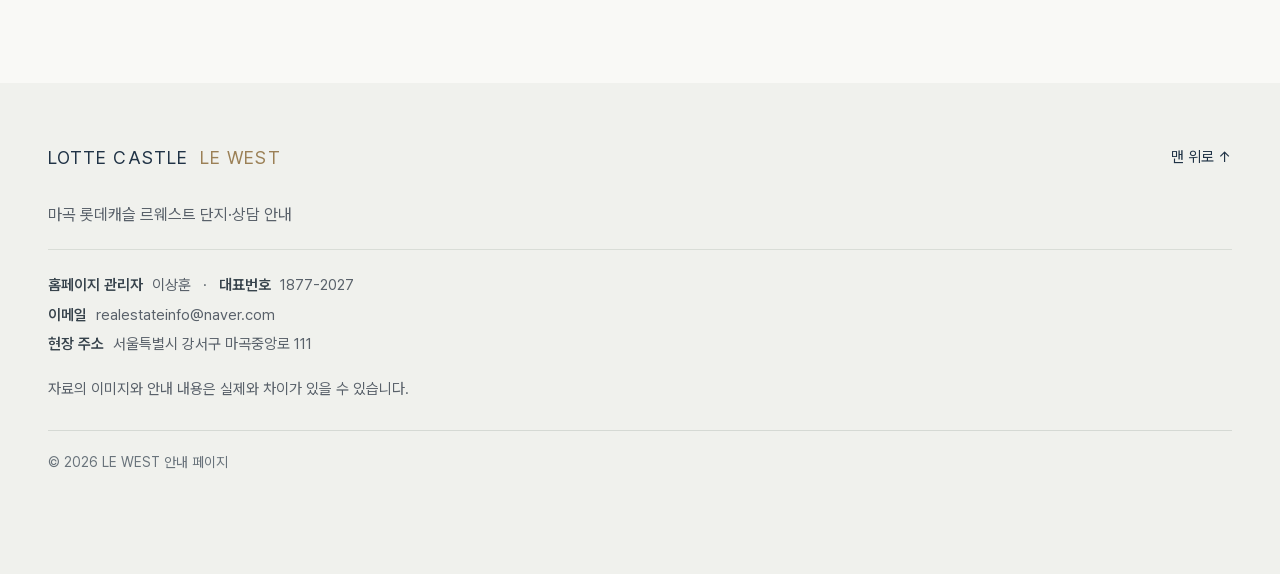
<file: location.html>
<!doctype html>
<html lang="ko"><head><meta charset="utf-8"><meta name="viewport" content="width=device-width,initial-scale=1"><title>입지·교통환경 | 마곡 롯데캐슬 르웨스트</title><meta name="description" content="롯데캐슬 르웨스트 주변 5호선 마곡역, 9호선·공항철도 마곡나루역의 교통망과 보타닉공원·서울식물원 자연환경을 안내합니다."><link rel="stylesheet" href="v13.css"><!-- BUILD V14: plans.html and its dependencies preserved --><meta property="og:type" content="website"><meta property="og:locale" content="ko_KR"><meta property="og:site_name" content="마곡 롯데캐슬 르웨스트"><meta property="og:title" content="입지·교통환경 | 마곡 롯데캐슬 르웨스트"><meta property="og:description" content="롯데캐슬 르웨스트 주변 5호선 마곡역, 9호선·공항철도 마곡나루역의 교통망과 보타닉공원·서울식물원 자연환경을 안내합니다."></head>
<body id="top"><a class="skip" href="#main">본문 바로가기</a>
<header class="site-header"><div class="header-inner">
<a class="brand" href="index.html" aria-label="르웨스트 홈"><span class="castle-eagle"><img src="assets/lotte-castle-logo.webp" alt="롯데캐슬 독수리 로고" width="978" height="877"></span><span>LOTTE CASTLE<small>마곡 롯데캐슬 르웨스트</small></span></a>
<nav id="site-nav" aria-label="주요 메뉴"><a href="overview.html">사업개요</a><a href="location.html" aria-current="page">입지환경</a><a href="premium.html">프리미엄</a><a href="plans.html">타입안내</a><a href="community.html">커뮤니티</a><a href="media.html">홍보센터</a></nav>
<a class="header-phone" href="tel:18772027" data-placement="header"><small>분양문의</small>1877-2027</a>

<button class="menu-toggle" type="button" aria-expanded="false" aria-controls="site-nav">메뉴 <span aria-hidden="true">☰</span></button>
</div></header><main id="main"><section class="page-heading shell"><span class="eyebrow">LOCATION</span><h1>입지환경</h1></section><section class="document-section shell "><div class="section-heading"><span class="eyebrow">01 / CENTRAL NATURE</span><h2>자연환경</h2><p class="section-description">큰 호수변을 따라 산책로가 잘 조성되어 있는 약 50만㎡의 대규모 생태공원 보타닉공원.</p></div><figure class="document-figure"><button type="button" class="image-open" data-image="assets/location-nature.jpg" data-caption="보타닉공원·서울식물원 자연환경 안내" aria-label="보타닉공원·서울식물원 자연환경 안내 확대"><img src="assets/location-nature.jpg" alt="보타닉공원·서울식물원 자연환경 안내" loading="lazy" width="1160" height="1462"><span class="zoom-label" aria-hidden="true">확대 보기 ＋</span></button></figure></section><section class="document-section shell "><div class="section-heading"><span class="eyebrow">02 / TRAFFIC NETWORK</span><h2>교통환경</h2><p class="section-description">공항철도 및 5·9호선 트리플 역세권. 인천국제공항 및 김포공항, 올림픽대로, 인천공항고속도로와 강서도로 등 서울 및 수도권 전 지역으로 진출입이 편리한 교통의 요충지.</p></div><figure class="document-figure"><button type="button" class="image-open" data-image="assets/location-transport.webp" data-caption="마곡역·마곡나루역 교통망 안내" aria-label="마곡역·마곡나루역 교통망 안내 확대"><img src="assets/location-transport.webp" alt="마곡역·마곡나루역 교통망 안내" loading="lazy" width="1160" height="685"><span class="zoom-label" aria-hidden="true">확대 보기 ＋</span></button></figure></section><p class="shell source-note">주변 시설 및 개발계획은 관계기관과 사업주체의 사정에 따라 달라질 수 있습니다. 이미지와 이동시간은 자료 제작 당시 기준입니다.</p></main><footer class="site-footer"><div class="shell"><div class="footer-top"><a class="footer-brand" href="index.html">LOTTE CASTLE <b>LE WEST</b></a><a href="#top">맨 위로 ↑</a></div><p>마곡 롯데캐슬 르웨스트 단지·상담 안내</p><div class="operator-info"><p><b>홈페이지 관리자</b> 이상훈 <span>·</span> <b>대표번호</b> <a href="tel:18772027">1877-2027</a></p><p><b>이메일</b> <a href="mailto:realestateinfo@naver.com">realestateinfo@naver.com</a></p><p><b>현장 주소</b> 서울특별시 강서구 마곡중앙로 111</p></div><p class="note">자료의 이미지와 안내 내용은 실제와 차이가 있을 수 있습니다.</p><div class="footer-bottom">© 2026 LE WEST 안내 페이지</div></div></footer>
<div class="fixed-contact"><a class="mobile-call" href="tel:18772027" data-placement="fixed">전화상담</a><a class="registration-link" href="index.html#consultation">관심고객등록 <span aria-hidden="true">↗</span></a></div>
<dialog class="lightbox" aria-labelledby="lightbox-caption"><div class="lightbox-toolbar"><p id="lightbox-caption"></p><button type="button" class="lightbox-zoom" aria-pressed="false">원본 크기</button><button type="button" class="lightbox-close" aria-label="이미지 확대 닫기">×</button></div><div class="lightbox-view"><img alt=""></div></dialog><script src="v13.js"></script></body></html>
</file>
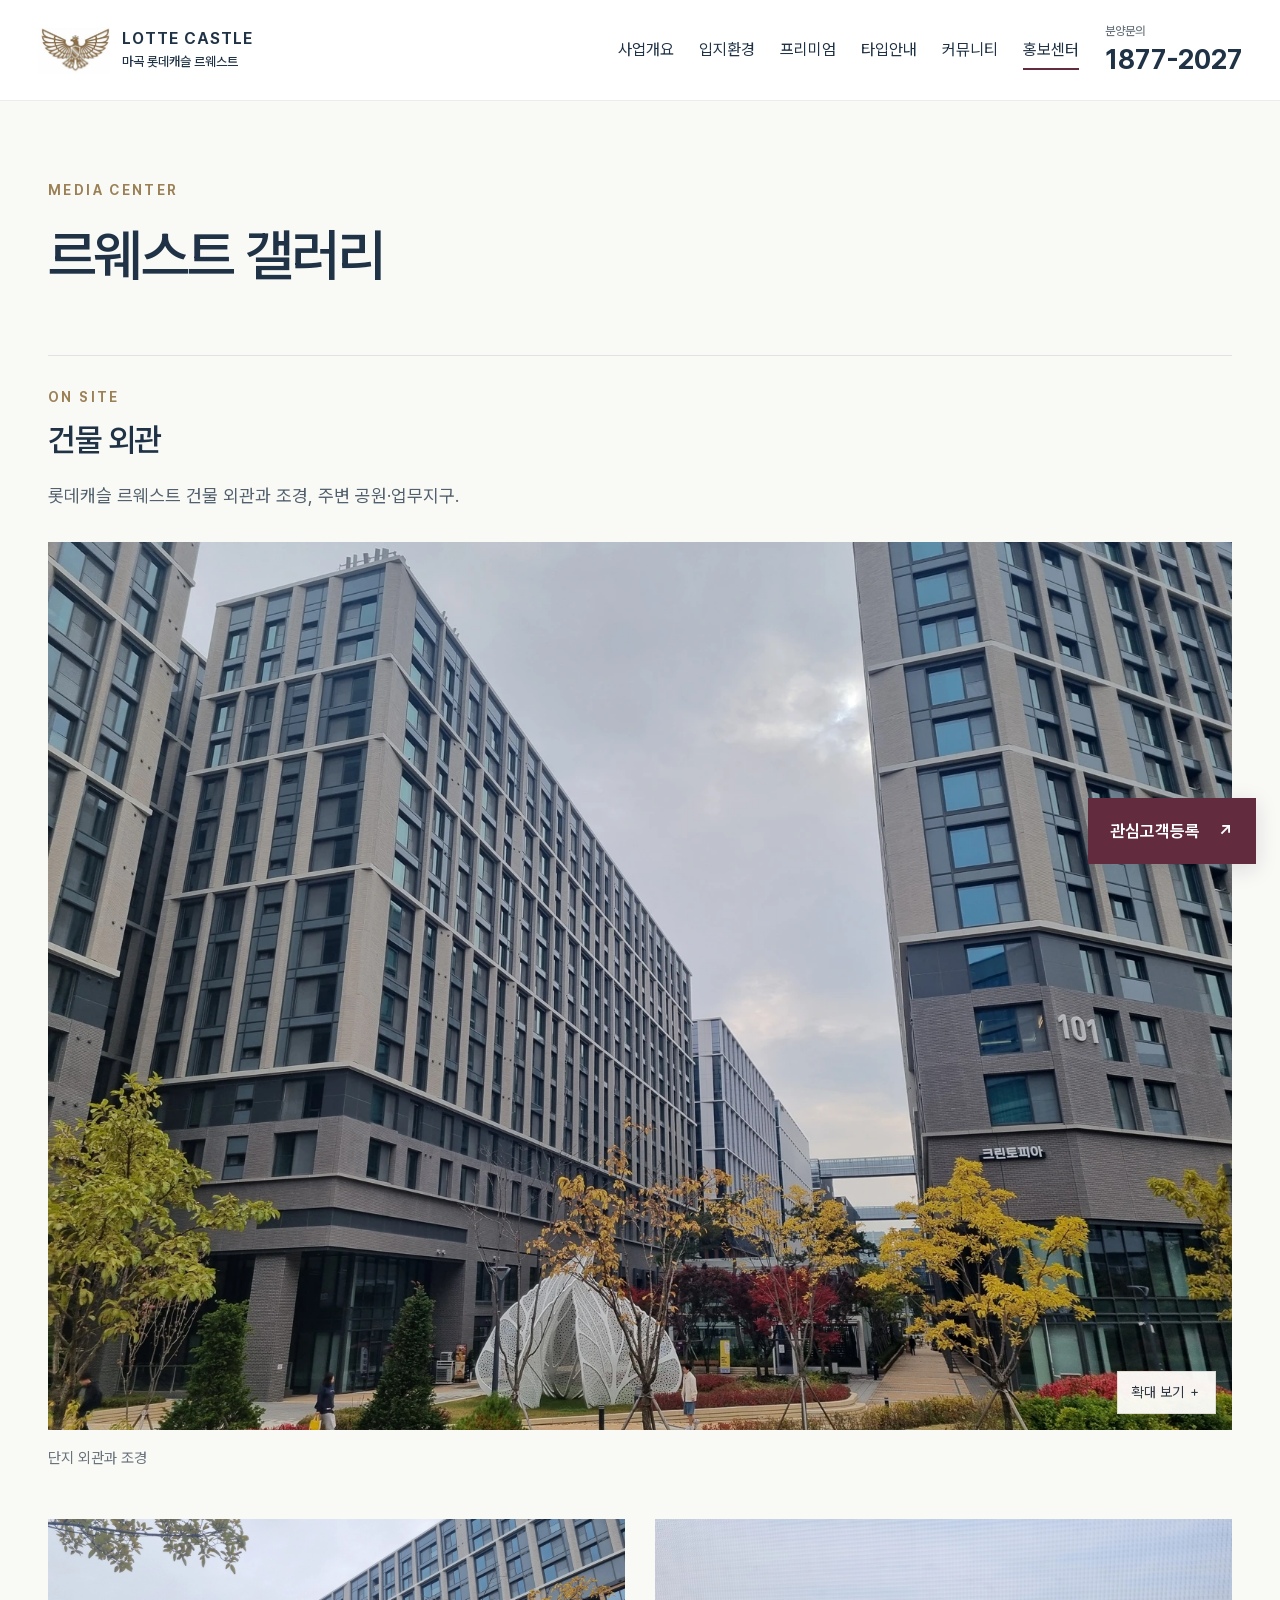
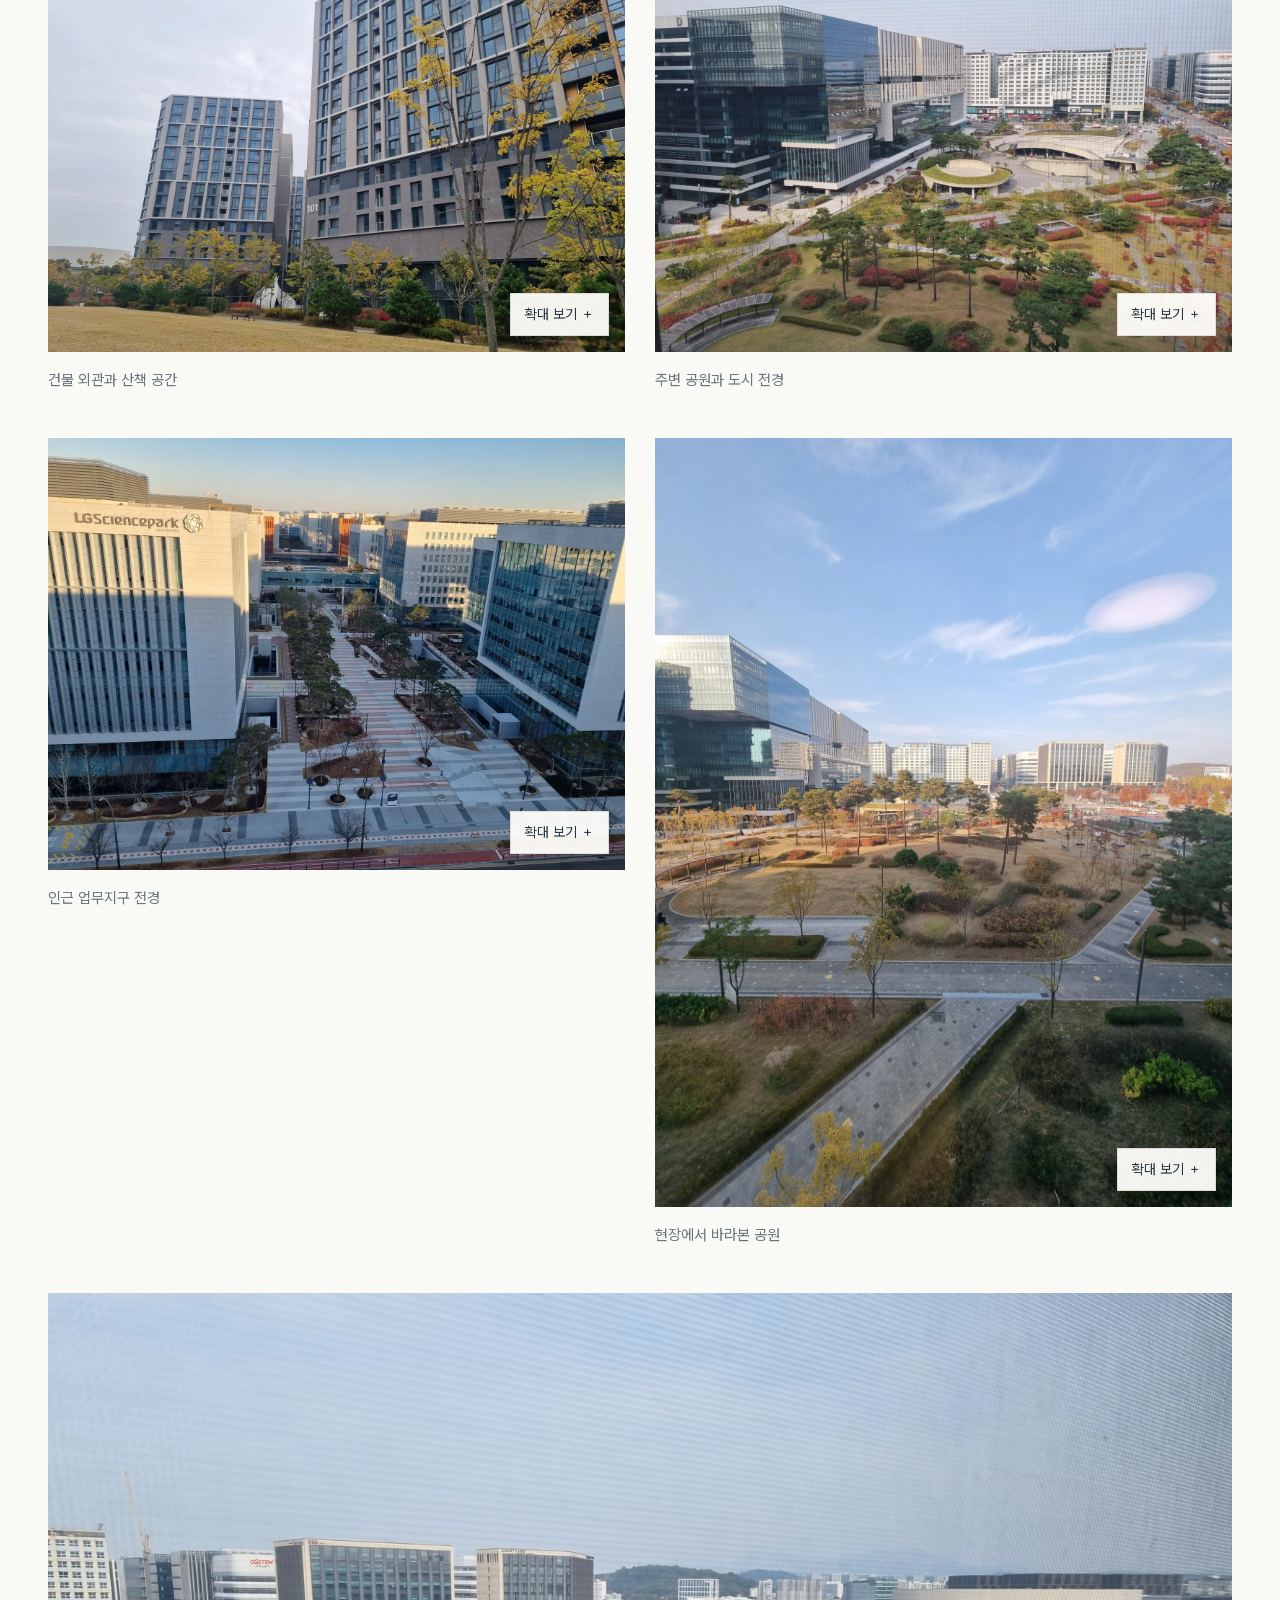
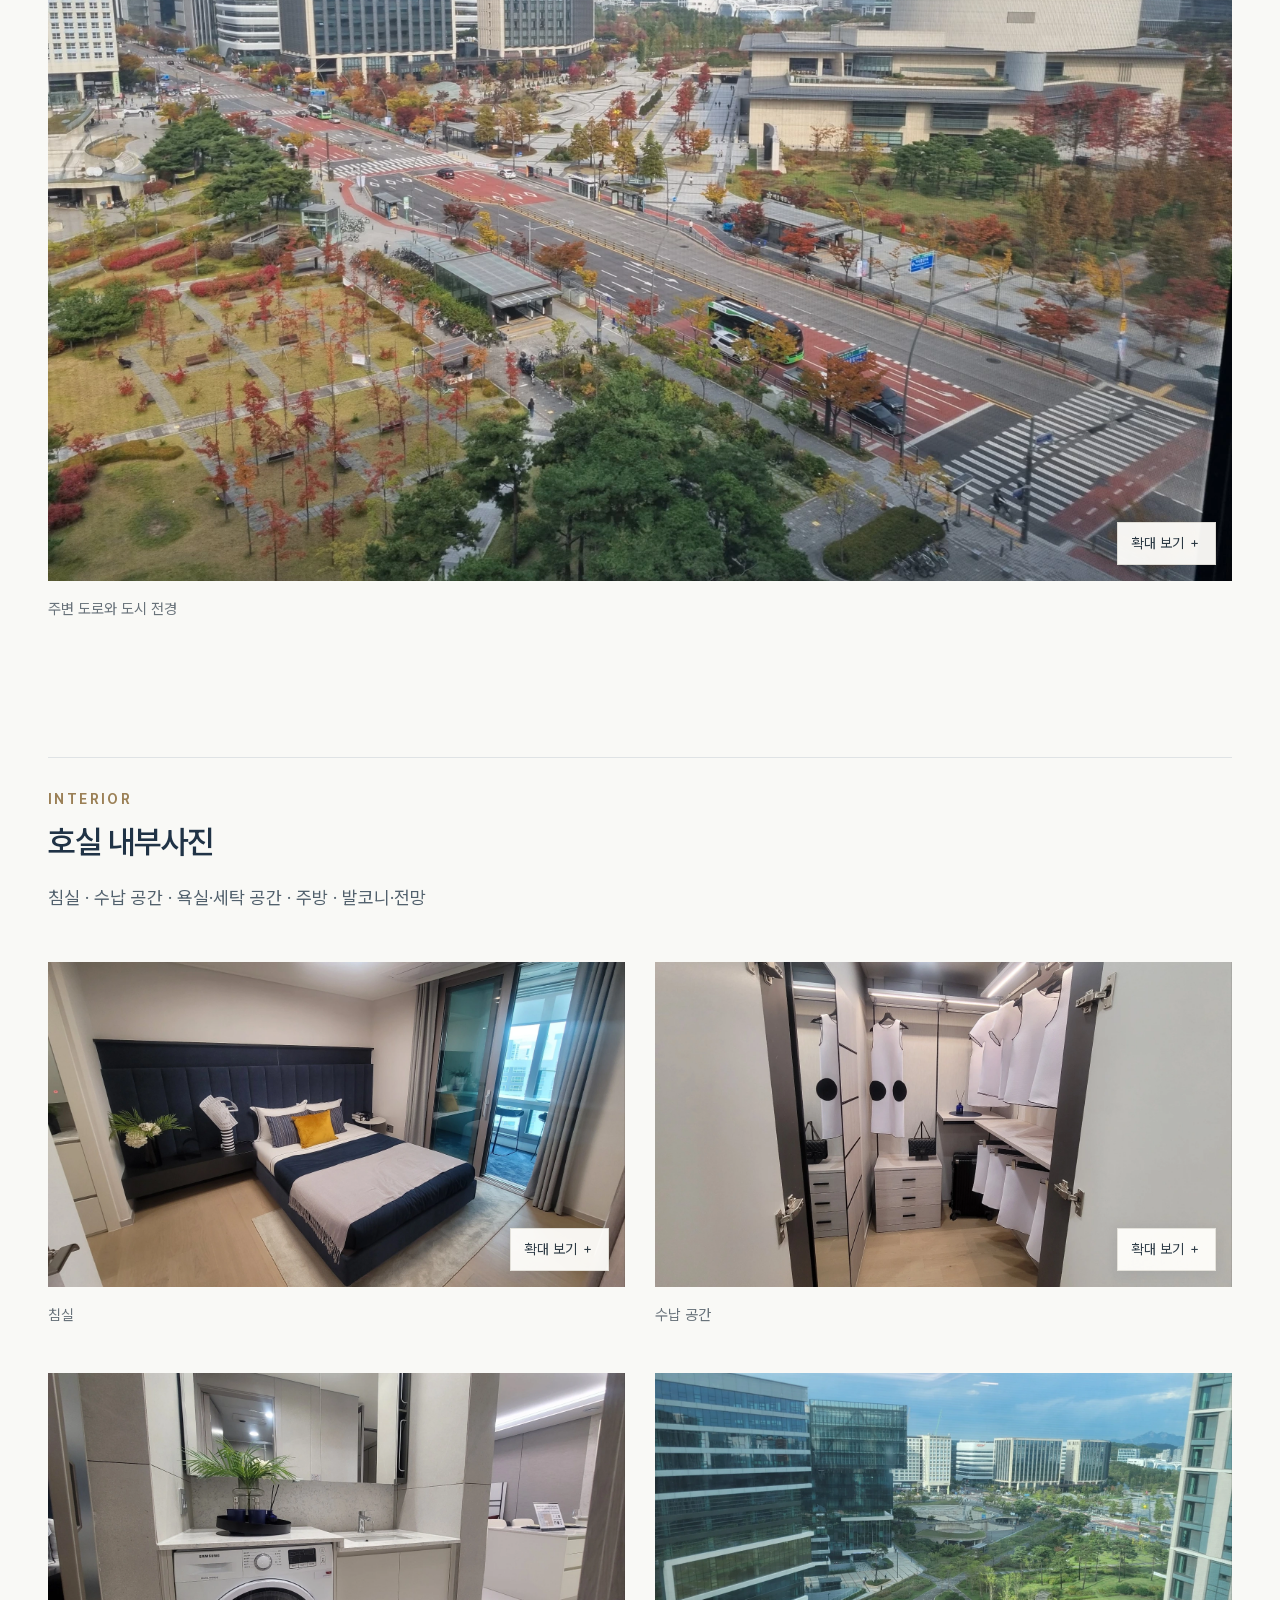
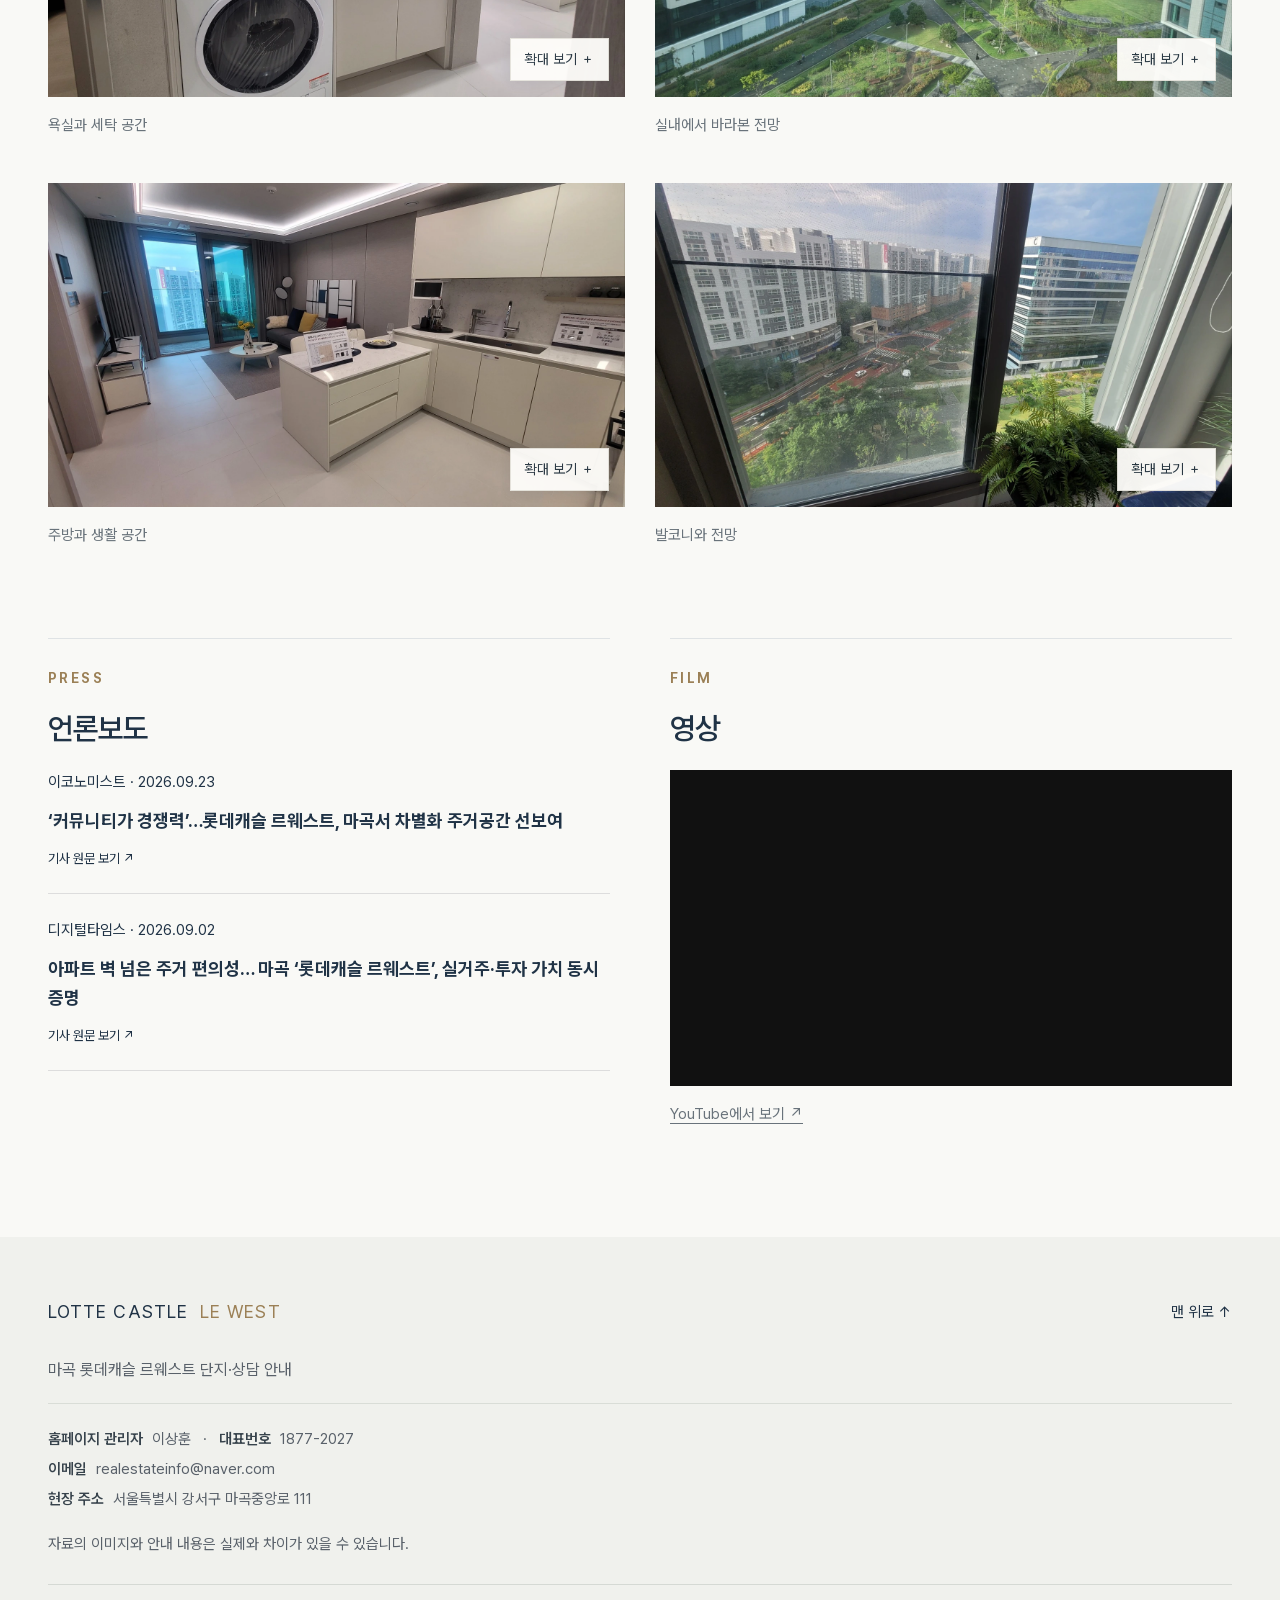
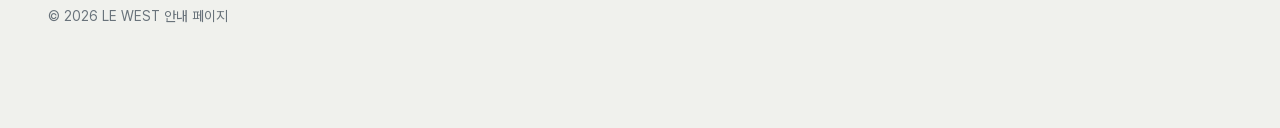
<file: media.html>
<!doctype html>
<html lang="ko"><head><meta charset="utf-8"><meta name="viewport" content="width=device-width,initial-scale=1"><title>현장·내부사진 및 언론보도 | 마곡 롯데캐슬 르웨스트</title><meta name="description" content="롯데캐슬 르웨스트의 외관과 조경, 주변 환경, 호실 내부·전망 사진을 살펴보세요. 관련 언론보도 제목과 기사 원문 링크도 제공합니다."><link rel="stylesheet" href="v13.css"><!-- BUILD V14: plans.html and its dependencies preserved --><style>.site-gallery{padding-top:45px;padding-bottom:90px}.site-photo-grid{display:grid;grid-template-columns:1fr 1fr;gap:45px 30px;margin-top:48px;align-items:start}.site-gallery img{width:100%;height:auto}.site-photo-grid figure:last-child{grid-column:1/-1}@media(max-width:600px){.site-gallery{padding-top:25px;padding-bottom:55px}.site-photo-grid{grid-template-columns:1fr;gap:30px;margin-top:30px}}</style><style>.room-gallery .site-photo-grid figure:last-child{grid-column:auto}.press-link{display:block;padding:24px 0;border-bottom:1px solid #ddd;text-decoration:none}.press-link small,.press-link strong,.press-link span{display:block}.press-link strong{margin:12px 0;line-height:1.6}.press-link span{font-size:13px}.press-link:hover strong{text-decoration:underline}</style><meta property="og:type" content="website"><meta property="og:locale" content="ko_KR"><meta property="og:site_name" content="마곡 롯데캐슬 르웨스트"><meta property="og:title" content="현장·내부사진 및 언론보도 | 마곡 롯데캐슬 르웨스트"><meta property="og:description" content="롯데캐슬 르웨스트의 외관과 조경, 주변 환경, 호실 내부·전망 사진을 살펴보세요. 관련 언론보도 제목과 기사 원문 링크도 제공합니다."><style>.video-embed{position:relative;aspect-ratio:16/9;margin-top:24px;background:#111}.video-embed iframe{display:block;width:100%;height:100%;border:0}.video-original{font-size:15px}.video-original a{text-decoration:underline;text-underline-offset:4px}</style></head>
<body id="top"><a class="skip" href="#main">본문 바로가기</a>
<header class="site-header"><div class="header-inner">
<a class="brand" href="index.html" aria-label="르웨스트 홈"><span class="castle-eagle"><img src="assets/lotte-castle-logo.webp" alt="롯데캐슬 독수리 로고" width="978" height="877"></span><span>LOTTE CASTLE<small>마곡 롯데캐슬 르웨스트</small></span></a>
<nav id="site-nav" aria-label="주요 메뉴"><a href="overview.html">사업개요</a><a href="location.html">입지환경</a><a href="premium.html">프리미엄</a><a href="plans.html">타입안내</a><a href="community.html">커뮤니티</a><a href="media.html" aria-current="page">홍보센터</a></nav>
<a class="header-phone" href="tel:18772027" data-placement="header"><small>분양문의</small>1877-2027</a>

<button class="menu-toggle" type="button" aria-expanded="false" aria-controls="site-nav">메뉴 <span aria-hidden="true">☰</span></button>
</div></header><main id="main"><section class="page-heading shell"><span class="eyebrow">MEDIA CENTER</span><h1>르웨스트 갤러리</h1></section><section class="shell site-gallery"><div class="section-heading"><span class="eyebrow">ON SITE</span><h2>건물 외관</h2><p class="section-description">롯데캐슬 르웨스트 건물 외관과 조경, 주변 공원·업무지구.</p></div><figure class="document-figure"><button type="button" class="image-open" data-image="assets/site-photo-08.jpg" data-caption="단지 외관과 조경" aria-label="단지 외관과 조경 확대"><img src="assets/site-photo-08-display.webp" alt="단지 외관과 조경" width="1600" height="1200" loading="eager"><span class="zoom-label" aria-hidden="true">확대 보기 ＋</span></button><figcaption>단지 외관과 조경</figcaption></figure><div class="site-photo-grid"><figure class="document-figure"><button type="button" class="image-open" data-image="assets/site-photo-09.jpg" data-caption="건물 외관과 산책 공간" aria-label="건물 외관과 산책 공간 확대"><img src="assets/site-photo-09-display.webp" alt="건물 외관과 산책 공간" width="1600" height="1200" loading="lazy"><span class="zoom-label" aria-hidden="true">확대 보기 ＋</span></button><figcaption>건물 외관과 산책 공간</figcaption></figure><figure class="document-figure"><button type="button" class="image-open" data-image="assets/site-photo-13.jpg" data-caption="주변 공원과 도시 전경" aria-label="주변 공원과 도시 전경 확대"><img src="assets/site-photo-13-display.webp" alt="주변 공원과 도시 전경" width="1600" height="1200" loading="lazy"><span class="zoom-label" aria-hidden="true">확대 보기 ＋</span></button><figcaption>주변 공원과 도시 전경</figcaption></figure><figure class="document-figure"><button type="button" class="image-open" data-image="assets/site-photo-01.jpg" data-caption="인근 업무지구 전경" aria-label="인근 업무지구 전경 확대"><img src="assets/site-photo-01-display.webp" alt="인근 업무지구 전경" width="1600" height="1200" loading="lazy"><span class="zoom-label" aria-hidden="true">확대 보기 ＋</span></button><figcaption>인근 업무지구 전경</figcaption></figure><figure class="document-figure"><button type="button" class="image-open" data-image="assets/site-photo-04.jpg" data-caption="현장에서 바라본 공원" aria-label="현장에서 바라본 공원 확대"><img src="assets/site-photo-04-display.webp" alt="현장에서 바라본 공원" width="1200" height="1600" loading="lazy"><span class="zoom-label" aria-hidden="true">확대 보기 ＋</span></button><figcaption>현장에서 바라본 공원</figcaption></figure><figure class="document-figure"><button type="button" class="image-open" data-image="assets/site-photo-12.jpg" data-caption="주변 도로와 도시 전경" aria-label="주변 도로와 도시 전경 확대"><img src="assets/site-photo-12-display.webp" alt="주변 도로와 도시 전경" width="1600" height="1200" loading="lazy"><span class="zoom-label" aria-hidden="true">확대 보기 ＋</span></button><figcaption>주변 도로와 도시 전경</figcaption></figure></div></section><section class="shell site-gallery room-gallery"><div class="section-heading"><span class="eyebrow">INTERIOR</span><h2>호실 내부사진</h2><p class="section-description">침실 · 수납 공간 · 욕실·세탁 공간 · 주방 · 발코니·전망</p></div><div class="site-photo-grid"><figure class="document-figure"><button type="button" class="image-open" data-image="assets/room-photo-15.jpg" data-caption="침실" aria-label="침실 확대"><img src="assets/room-photo-15-display.webp" alt="침실" width="1600" height="900" loading="lazy"><span class="zoom-label" aria-hidden="true">확대 보기 ＋</span></button><figcaption>침실</figcaption></figure><figure class="document-figure"><button type="button" class="image-open" data-image="assets/room-photo-16.jpg" data-caption="수납 공간" aria-label="수납 공간 확대"><img src="assets/room-photo-16-display.webp" alt="수납 공간" width="1600" height="900" loading="lazy"><span class="zoom-label" aria-hidden="true">확대 보기 ＋</span></button><figcaption>수납 공간</figcaption></figure><figure class="document-figure"><button type="button" class="image-open" data-image="assets/room-photo-17.jpg" data-caption="욕실과 세탁 공간" aria-label="욕실과 세탁 공간 확대"><img src="assets/room-photo-17-display.webp" alt="욕실과 세탁 공간" width="1600" height="900" loading="lazy"><span class="zoom-label" aria-hidden="true">확대 보기 ＋</span></button><figcaption>욕실과 세탁 공간</figcaption></figure><figure class="document-figure"><button type="button" class="image-open" data-image="assets/room-photo-18.jpg" data-caption="실내에서 바라본 전망" aria-label="실내에서 바라본 전망 확대"><img src="assets/room-photo-18-display.webp" alt="실내에서 바라본 전망" width="1600" height="900" loading="lazy"><span class="zoom-label" aria-hidden="true">확대 보기 ＋</span></button><figcaption>실내에서 바라본 전망</figcaption></figure><figure class="document-figure"><button type="button" class="image-open" data-image="assets/room-photo-19.jpg" data-caption="주방과 생활 공간" aria-label="주방과 생활 공간 확대"><img src="assets/room-photo-19-display.webp" alt="주방과 생활 공간" width="1600" height="900" loading="lazy"><span class="zoom-label" aria-hidden="true">확대 보기 ＋</span></button><figcaption>주방과 생활 공간</figcaption></figure><figure class="document-figure"><button type="button" class="image-open" data-image="assets/room-photo-20.jpg" data-caption="발코니와 전망" aria-label="발코니와 전망 확대"><img src="assets/room-photo-20-display.webp" alt="발코니와 전망" width="1600" height="900" loading="lazy"><span class="zoom-label" aria-hidden="true">확대 보기 ＋</span></button><figcaption>발코니와 전망</figcaption></figure></div></section><section class="shell media-status-grid"><div><span class="eyebrow">PRESS</span><h2>언론보도</h2><a class="press-link" href="https://www01.economist.co.kr/article/view/ecn202609210039" target="_blank" rel="noopener noreferrer"><small>이코노미스트 · 2026.09.23</small><strong>‘커뮤니티가 경쟁력’…롯데캐슬 르웨스트, 마곡서 차별화 주거공간 선보여</strong><span>기사 원문 보기 ↗</span></a><a class="press-link" href="https://v.daum.net/v/20260902090211587" target="_blank" rel="noopener noreferrer"><small>디지털타임스 · 2026.09.02</small><strong>아파트 벽 넘은 주거 편의성… 마곡 ‘롯데캐슬 르웨스트’, 실거주·투자 가치 동시 증명</strong><span>기사 원문 보기 ↗</span></a></div><div><span class="eyebrow">FILM</span><h2>영상</h2><div class="video-embed"><iframe src="https://www.youtube-nocookie.com/embed/Zf9SjpRAB7U" title="롯데캐슬 르웨스트 관련 유튜브 영상" loading="lazy" referrerpolicy="strict-origin-when-cross-origin" allow="accelerometer; autoplay; clipboard-write; encrypted-media; gyroscope; picture-in-picture; web-share" allowfullscreen></iframe></div><p class="video-original"><a href="https://www.youtube.com/watch?v=Zf9SjpRAB7U" target="_blank" rel="noopener noreferrer">YouTube에서 보기 ↗</a></p></div></section></main><footer class="site-footer"><div class="shell"><div class="footer-top"><a class="footer-brand" href="index.html">LOTTE CASTLE <b>LE WEST</b></a><a href="#top">맨 위로 ↑</a></div><p>마곡 롯데캐슬 르웨스트 단지·상담 안내</p><div class="operator-info"><p><b>홈페이지 관리자</b> 이상훈 <span>·</span> <b>대표번호</b> <a href="tel:18772027">1877-2027</a></p><p><b>이메일</b> <a href="mailto:realestateinfo@naver.com">realestateinfo@naver.com</a></p><p><b>현장 주소</b> 서울특별시 강서구 마곡중앙로 111</p></div><p class="note">자료의 이미지와 안내 내용은 실제와 차이가 있을 수 있습니다.</p><div class="footer-bottom">© 2026 LE WEST 안내 페이지</div></div></footer>
<div class="fixed-contact"><a class="mobile-call" href="tel:18772027" data-placement="fixed">전화상담</a><a class="registration-link" href="index.html#consultation">관심고객등록 <span aria-hidden="true">↗</span></a></div>
<dialog class="lightbox" aria-labelledby="lightbox-caption"><div class="lightbox-toolbar"><p id="lightbox-caption"></p><button type="button" class="lightbox-zoom" aria-pressed="false">원본 크기</button><button type="button" class="lightbox-close" aria-label="이미지 확대 닫기">×</button></div><div class="lightbox-view"><img alt=""></div></dialog><script src="v13.js"></script></body></html>
</file>
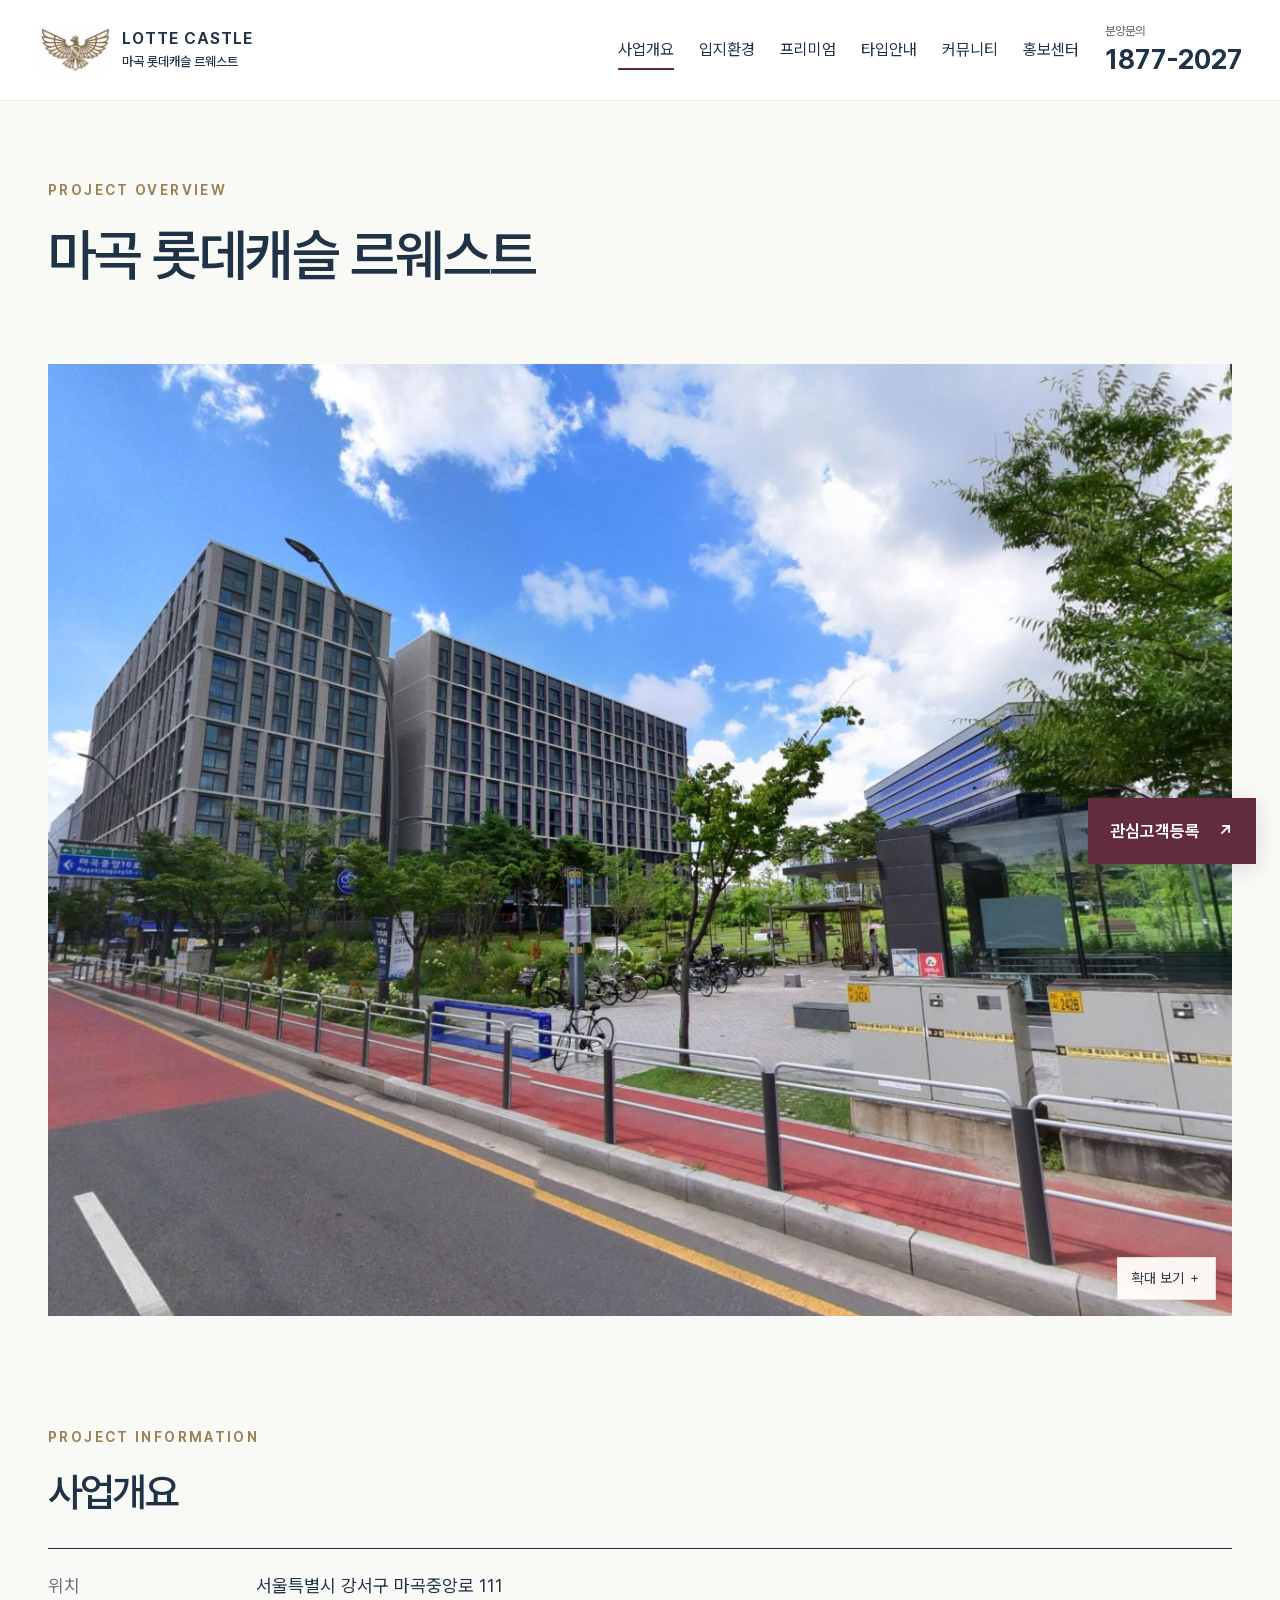
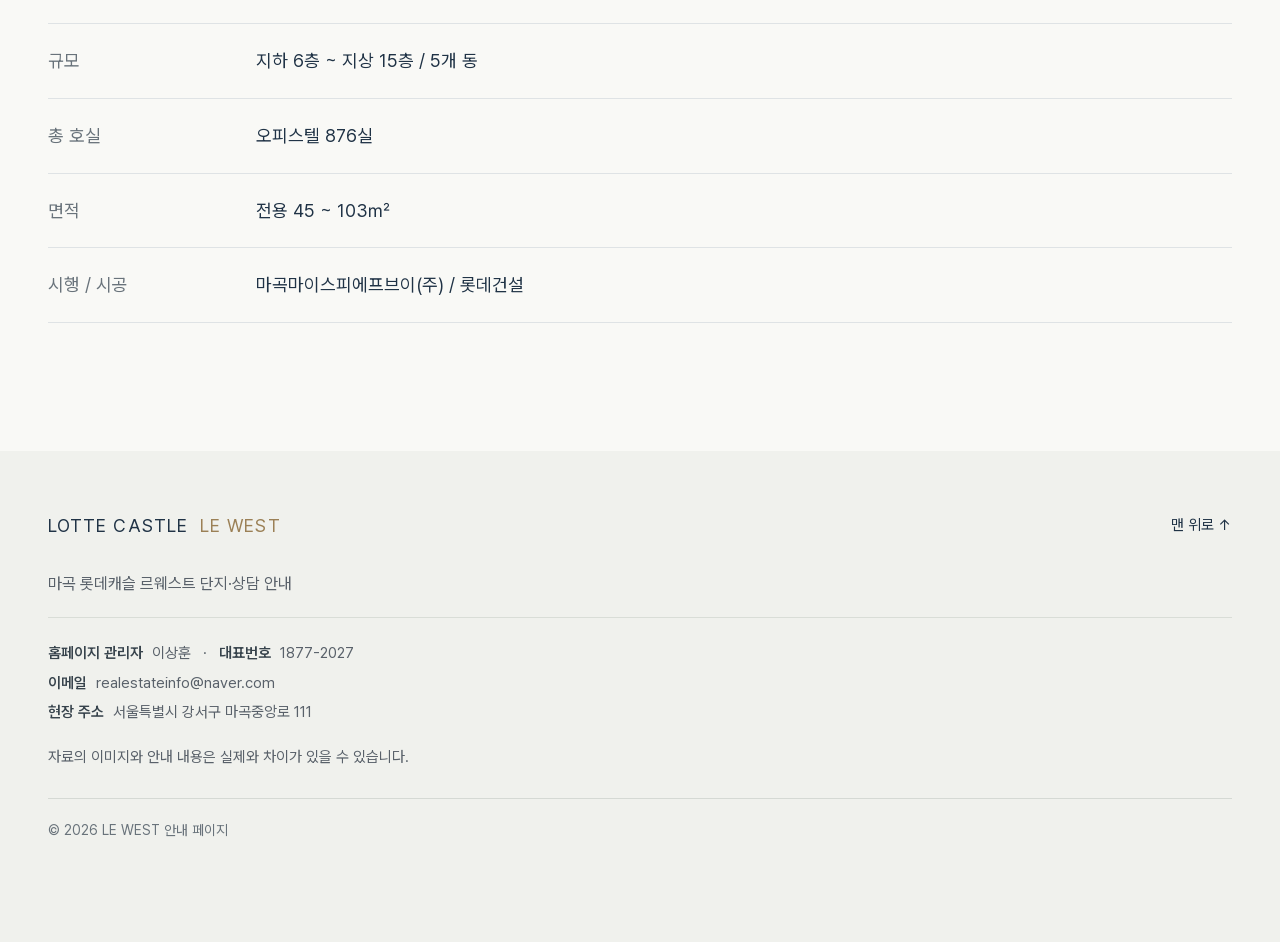
<file: overview.html>
<!doctype html>
<html lang="ko"><head><meta charset="utf-8"><meta name="viewport" content="width=device-width,initial-scale=1"><title>사업개요 | 마곡 롯데캐슬 르웨스트</title><meta name="description" content="서울 강서구 마곡중앙로 111에 위치한 롯데캐슬 르웨스트. 지하 6층~지상 15층, 5개 동, 오피스텔 876실의 규모와 전용면적을 안내합니다."><link rel="stylesheet" href="v13.css"><!-- BUILD V14: plans.html and its dependencies preserved --><meta property="og:type" content="website"><meta property="og:locale" content="ko_KR"><meta property="og:site_name" content="마곡 롯데캐슬 르웨스트"><meta property="og:title" content="사업개요 | 마곡 롯데캐슬 르웨스트"><meta property="og:description" content="서울 강서구 마곡중앙로 111에 위치한 롯데캐슬 르웨스트. 지하 6층~지상 15층, 5개 동, 오피스텔 876실의 규모와 전용면적을 안내합니다."></head>
<body id="top"><a class="skip" href="#main">본문 바로가기</a>
<header class="site-header"><div class="header-inner">
<a class="brand" href="index.html" aria-label="르웨스트 홈"><span class="castle-eagle"><img src="assets/lotte-castle-logo.webp" alt="롯데캐슬 독수리 로고" width="978" height="877"></span><span>LOTTE CASTLE<small>마곡 롯데캐슬 르웨스트</small></span></a>
<nav id="site-nav" aria-label="주요 메뉴"><a href="overview.html" aria-current="page">사업개요</a><a href="location.html">입지환경</a><a href="premium.html">프리미엄</a><a href="plans.html">타입안내</a><a href="community.html">커뮤니티</a><a href="media.html">홍보센터</a></nav>
<a class="header-phone" href="tel:18772027" data-placement="header"><small>분양문의</small>1877-2027</a>

<button class="menu-toggle" type="button" aria-expanded="false" aria-controls="site-nav">메뉴 <span aria-hidden="true">☰</span></button>
</div></header><main id="main"><section class="page-heading shell"><span class="eyebrow">PROJECT OVERVIEW</span><h1>마곡 롯데캐슬 르웨스트</h1></section><section class="shell document-section"><figure class="document-figure"><button type="button" class="image-open" data-image="assets/exterior.jpg" data-caption="롯데캐슬 르웨스트 실제 외관" aria-label="롯데캐슬 르웨스트 실제 외관 확대"><img src="assets/exterior.jpg" alt="롯데캐슬 르웨스트 실제 외관" loading="eager" width="1261" height="1014"><span class="zoom-label" aria-hidden="true">확대 보기 ＋</span></button></figure></section><section class="shell project-info"><span class="eyebrow">PROJECT INFORMATION</span><h2>사업개요</h2><dl><div><dt>위치</dt><dd>서울특별시 강서구 마곡중앙로 111</dd></div><div><dt>규모</dt><dd>지하 6층 ~ 지상 15층 / 5개 동</dd></div><div><dt>총 호실</dt><dd>오피스텔 876실</dd></div><div><dt>면적</dt><dd>전용 45 ~ 103㎡</dd></div><div><dt>시행 / 시공</dt><dd>마곡마이스피에프브이(주) / 롯데건설</dd></div></dl></section></main><footer class="site-footer"><div class="shell"><div class="footer-top"><a class="footer-brand" href="index.html">LOTTE CASTLE <b>LE WEST</b></a><a href="#top">맨 위로 ↑</a></div><p>마곡 롯데캐슬 르웨스트 단지·상담 안내</p><div class="operator-info"><p><b>홈페이지 관리자</b> 이상훈 <span>·</span> <b>대표번호</b> <a href="tel:18772027">1877-2027</a></p><p><b>이메일</b> <a href="mailto:realestateinfo@naver.com">realestateinfo@naver.com</a></p><p><b>현장 주소</b> 서울특별시 강서구 마곡중앙로 111</p></div><p class="note">자료의 이미지와 안내 내용은 실제와 차이가 있을 수 있습니다.</p><div class="footer-bottom">© 2026 LE WEST 안내 페이지</div></div></footer>
<div class="fixed-contact"><a class="mobile-call" href="tel:18772027" data-placement="fixed">전화상담</a><a class="registration-link" href="index.html#consultation">관심고객등록 <span aria-hidden="true">↗</span></a></div>
<dialog class="lightbox" aria-labelledby="lightbox-caption"><div class="lightbox-toolbar"><p id="lightbox-caption"></p><button type="button" class="lightbox-zoom" aria-pressed="false">원본 크기</button><button type="button" class="lightbox-close" aria-label="이미지 확대 닫기">×</button></div><div class="lightbox-view"><img alt=""></div></dialog><script src="v13.js"></script></body></html>
</file>
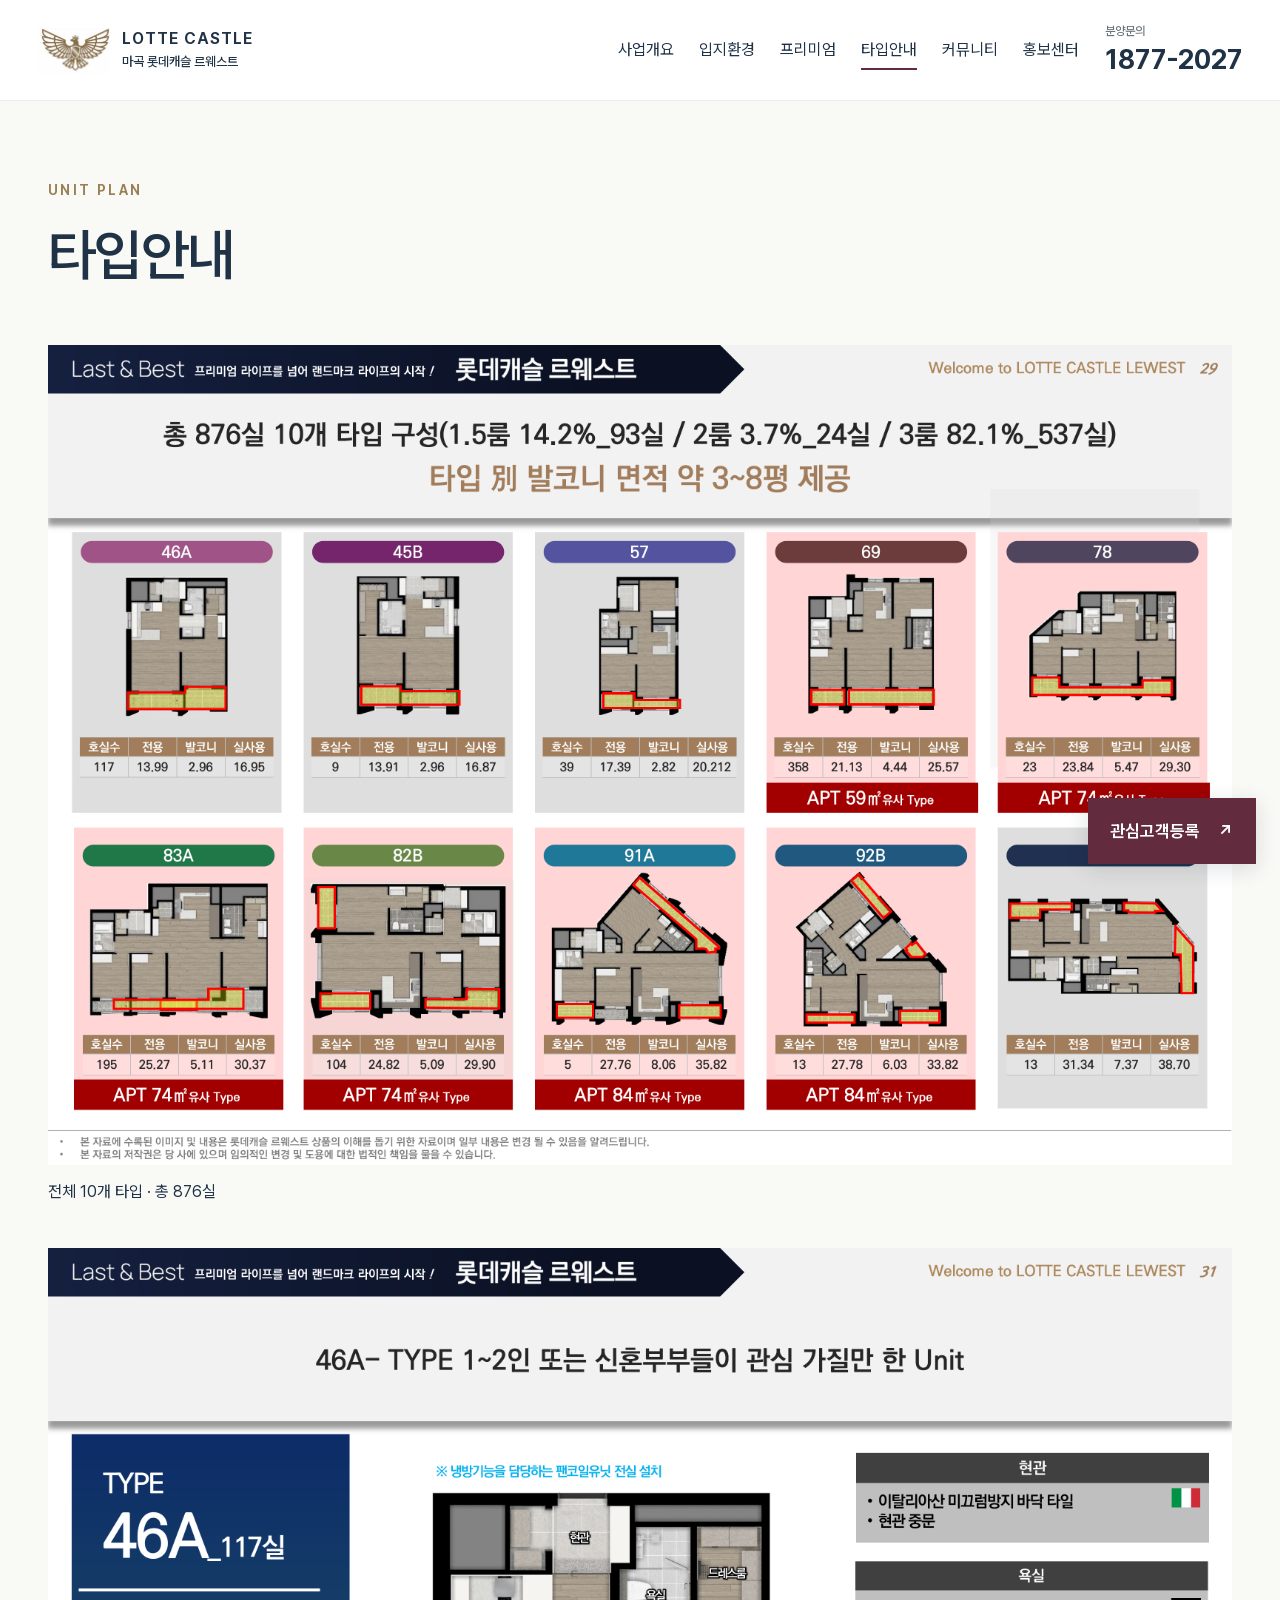
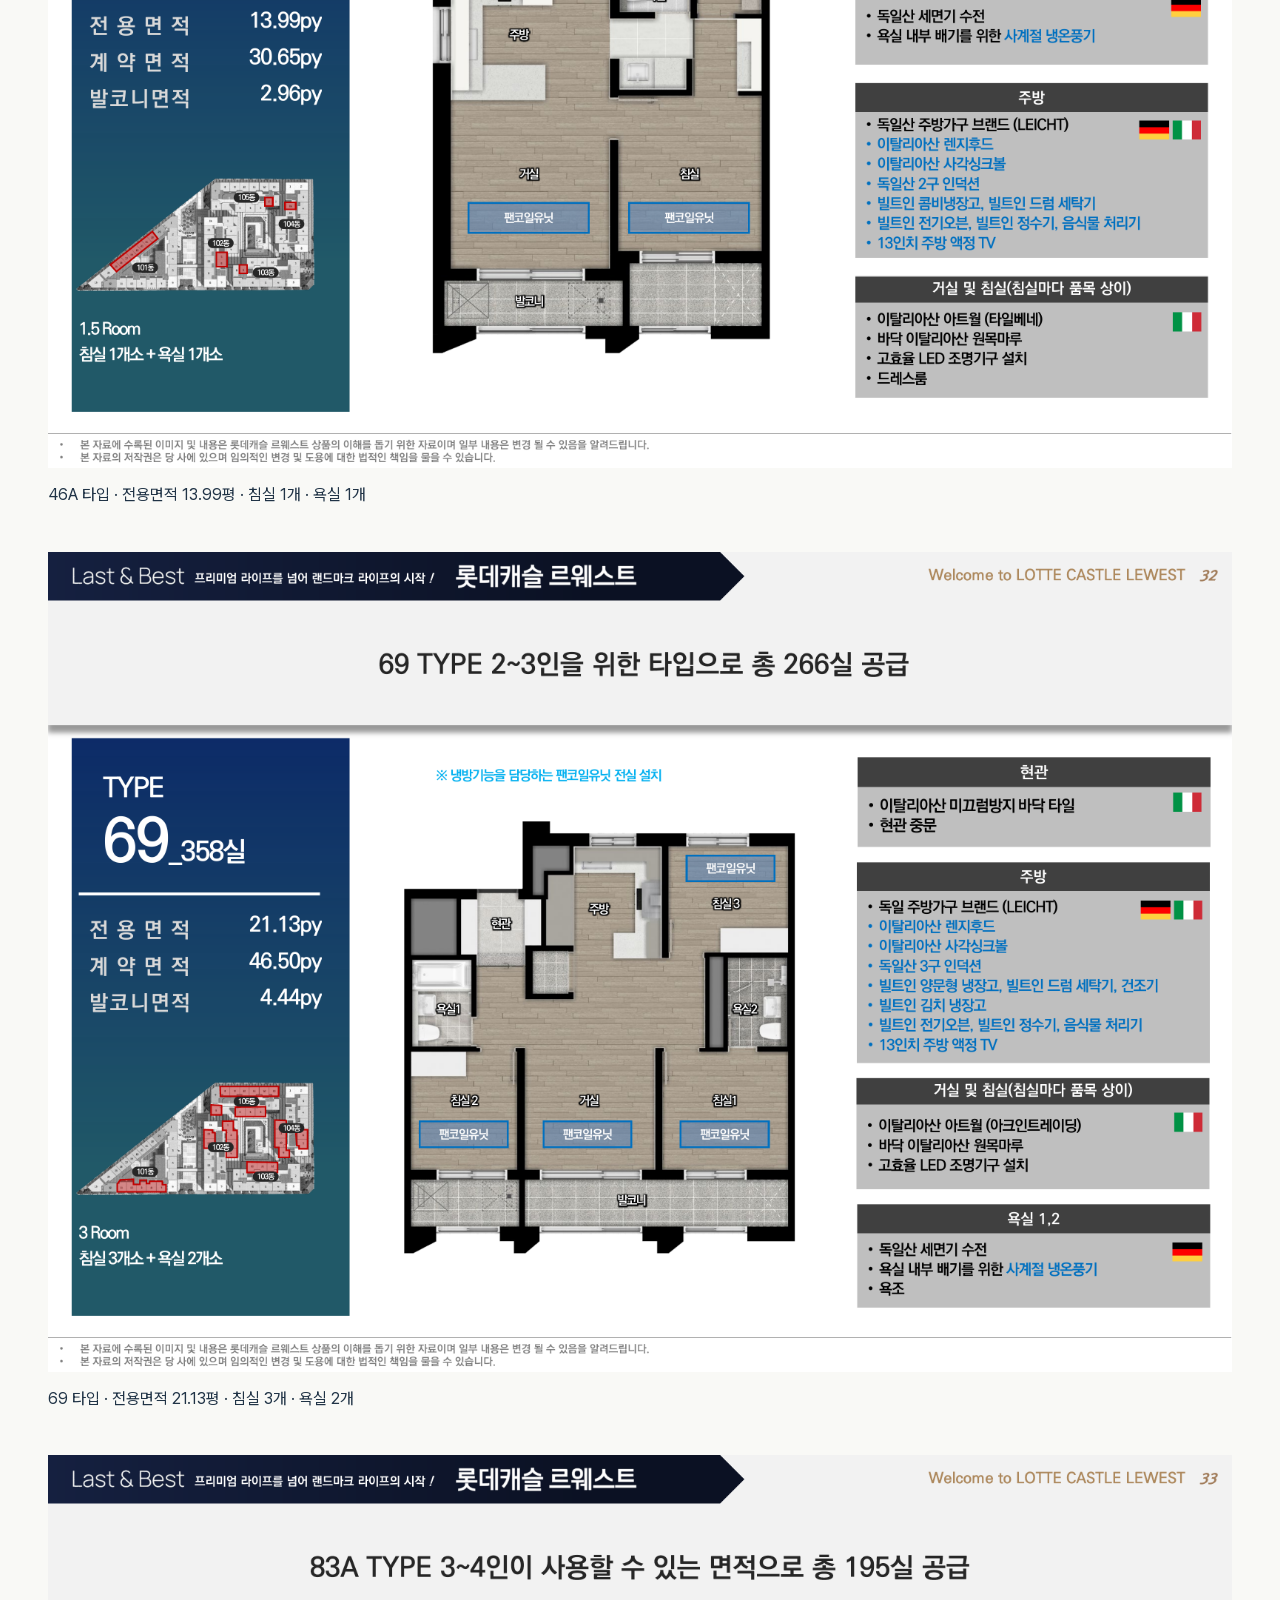
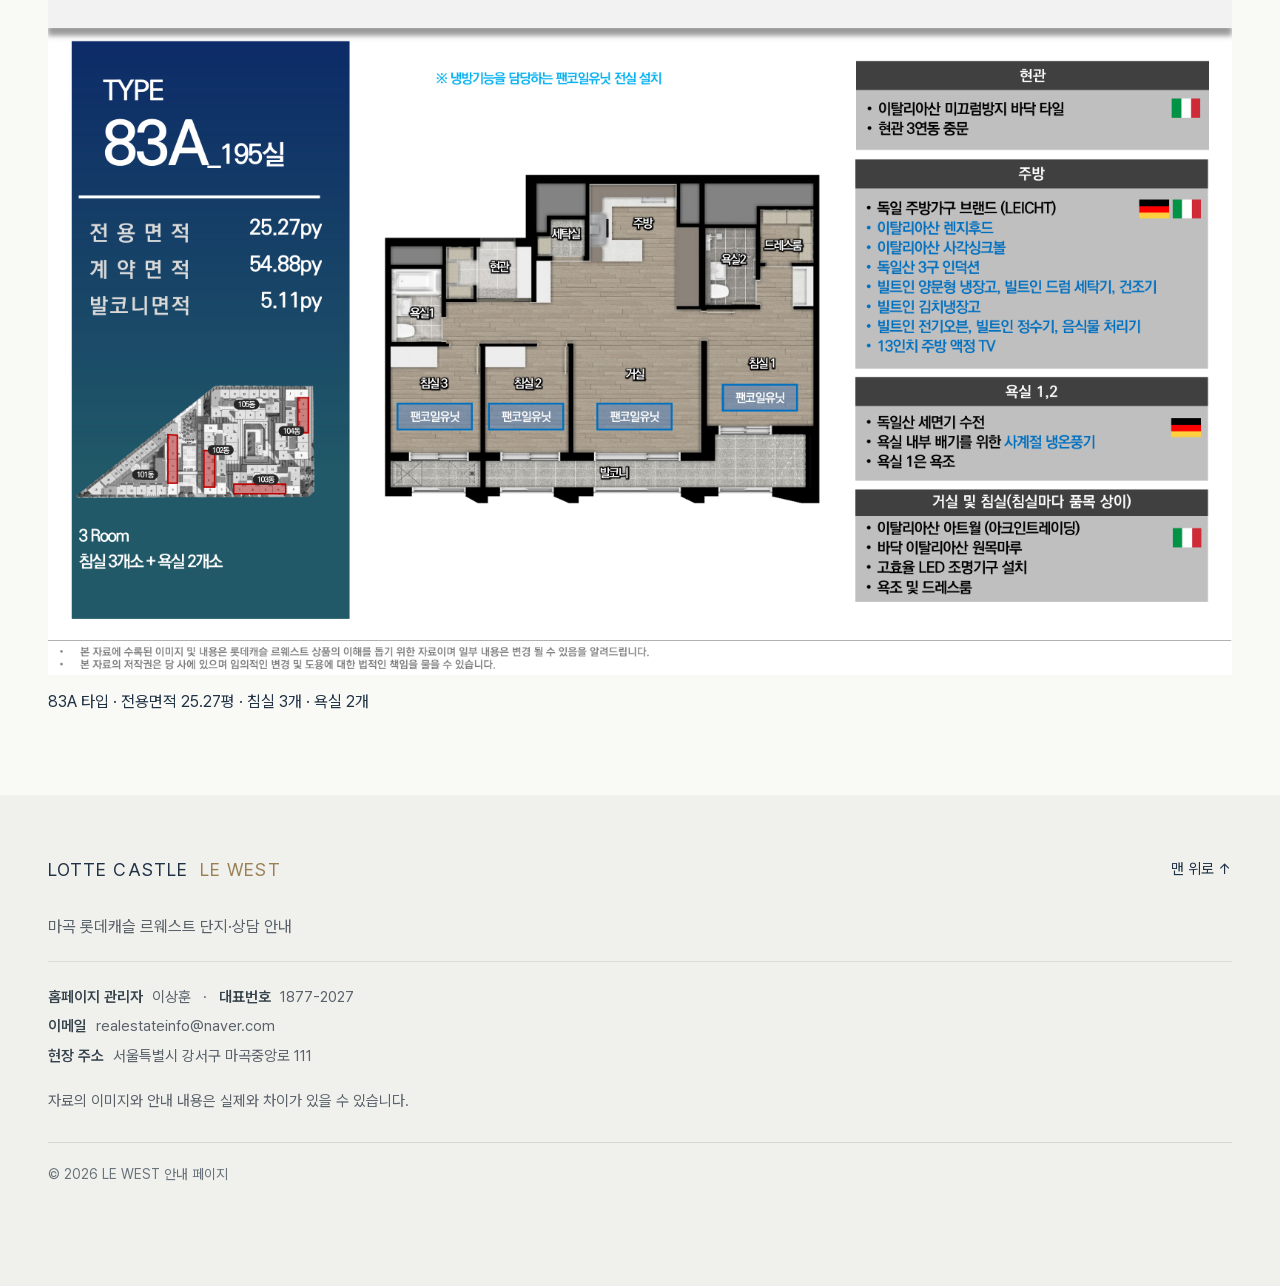
<file: plans.html>
<!doctype html>
<html lang="ko"><head><meta charset="utf-8"><meta name="viewport" content="width=device-width,initial-scale=1"><title>타입안내·46A·69·83A | 마곡 롯데캐슬 르웨스트</title><meta name="description" content="마곡 롯데캐슬 르웨스트 타입안내. 전체 10개 타입 구성과 46A·69·83A 타입별 평면, 전용면적 및 공간 구성."><link rel="stylesheet" href="v13.css"><!-- BUILD V15: supplied plan images, no click enlargement --><style>.supplied-plans{padding-top:35px;padding-bottom:80px;display:grid;gap:44px}.supplied-plans img{width:100%;height:auto;cursor:default}@media(max-width:600px){.supplied-plans{gap:24px;padding-top:24px;padding-bottom:50px}}</style><meta property="og:type" content="website"><meta property="og:locale" content="ko_KR"><meta property="og:site_name" content="마곡 롯데캐슬 르웨스트"><meta property="og:title" content="타입안내·46A·69·83A | 마곡 롯데캐슬 르웨스트"><meta property="og:description" content="마곡 롯데캐슬 르웨스트 타입안내. 전체 10개 타입 구성과 46A·69·83A 타입별 평면, 전용면적 및 공간 구성."></head>
<body id="top"><a class="skip" href="#main">본문 바로가기</a>
<header class="site-header"><div class="header-inner">
<a class="brand" href="index.html" aria-label="르웨스트 홈"><span class="castle-eagle"><img src="assets/lotte-castle-logo.webp" alt="롯데캐슬 독수리 로고" width="978" height="877"></span><span>LOTTE CASTLE<small>마곡 롯데캐슬 르웨스트</small></span></a>
<nav id="site-nav" aria-label="주요 메뉴"><a href="overview.html">사업개요</a><a href="location.html">입지환경</a><a href="premium.html">프리미엄</a><a href="plans.html" aria-current="page">타입안내</a><a href="community.html">커뮤니티</a><a href="media.html">홍보센터</a></nav>
<a class="header-phone" href="tel:18772027" data-placement="header"><small>분양문의</small>1877-2027</a>

<button class="menu-toggle" type="button" aria-expanded="false" aria-controls="site-nav">메뉴 <span aria-hidden="true">☰</span></button>
</div></header><main id="main"><section class="page-heading shell"><span class="eyebrow">UNIT PLAN</span><h1>타입안내</h1></section><section class="shell supplied-plans" aria-label="타입별 평면 자료"><figure><img src="assets/plans-guide-hq-29.webp" alt="전체 10개 타입 구성" width="3200" height="2216" loading="eager"><figcaption class="type-caption">전체 10개 타입 · 총 876실</figcaption></figure><figure><img src="assets/plans-guide-hq-31.webp" alt="46A 타입 안내" width="3200" height="2216" loading="lazy"><figcaption class="type-caption">46A 타입 · 전용면적 13.99평 · 침실 1개 · 욕실 1개</figcaption></figure><figure><img src="assets/plans-guide-hq-32.webp" alt="69 타입 안내" width="3200" height="2216" loading="lazy"><figcaption class="type-caption">69 타입 · 전용면적 21.13평 · 침실 3개 · 욕실 2개</figcaption></figure><figure><img src="assets/plans-guide-hq-33.webp" alt="83A 타입 안내" width="3200" height="2216" loading="lazy"><figcaption class="type-caption">83A 타입 · 전용면적 25.27평 · 침실 3개 · 욕실 2개</figcaption></figure></section></main><footer class="site-footer"><div class="shell"><div class="footer-top"><a class="footer-brand" href="index.html">LOTTE CASTLE <b>LE WEST</b></a><a href="#top">맨 위로 ↑</a></div><p>마곡 롯데캐슬 르웨스트 단지·상담 안내</p><div class="operator-info"><p><b>홈페이지 관리자</b> 이상훈 <span>·</span> <b>대표번호</b> <a href="tel:18772027">1877-2027</a></p><p><b>이메일</b> <a href="mailto:realestateinfo@naver.com">realestateinfo@naver.com</a></p><p><b>현장 주소</b> 서울특별시 강서구 마곡중앙로 111</p></div><p class="note">자료의 이미지와 안내 내용은 실제와 차이가 있을 수 있습니다.</p><div class="footer-bottom">© 2026 LE WEST 안내 페이지</div></div></footer>
<div class="fixed-contact"><a class="mobile-call" href="tel:18772027" data-placement="fixed">전화상담</a><a class="registration-link" href="index.html#consultation">관심고객등록 <span aria-hidden="true">↗</span></a></div>
<script src="plans-page.js"></script></body></html>
</file>
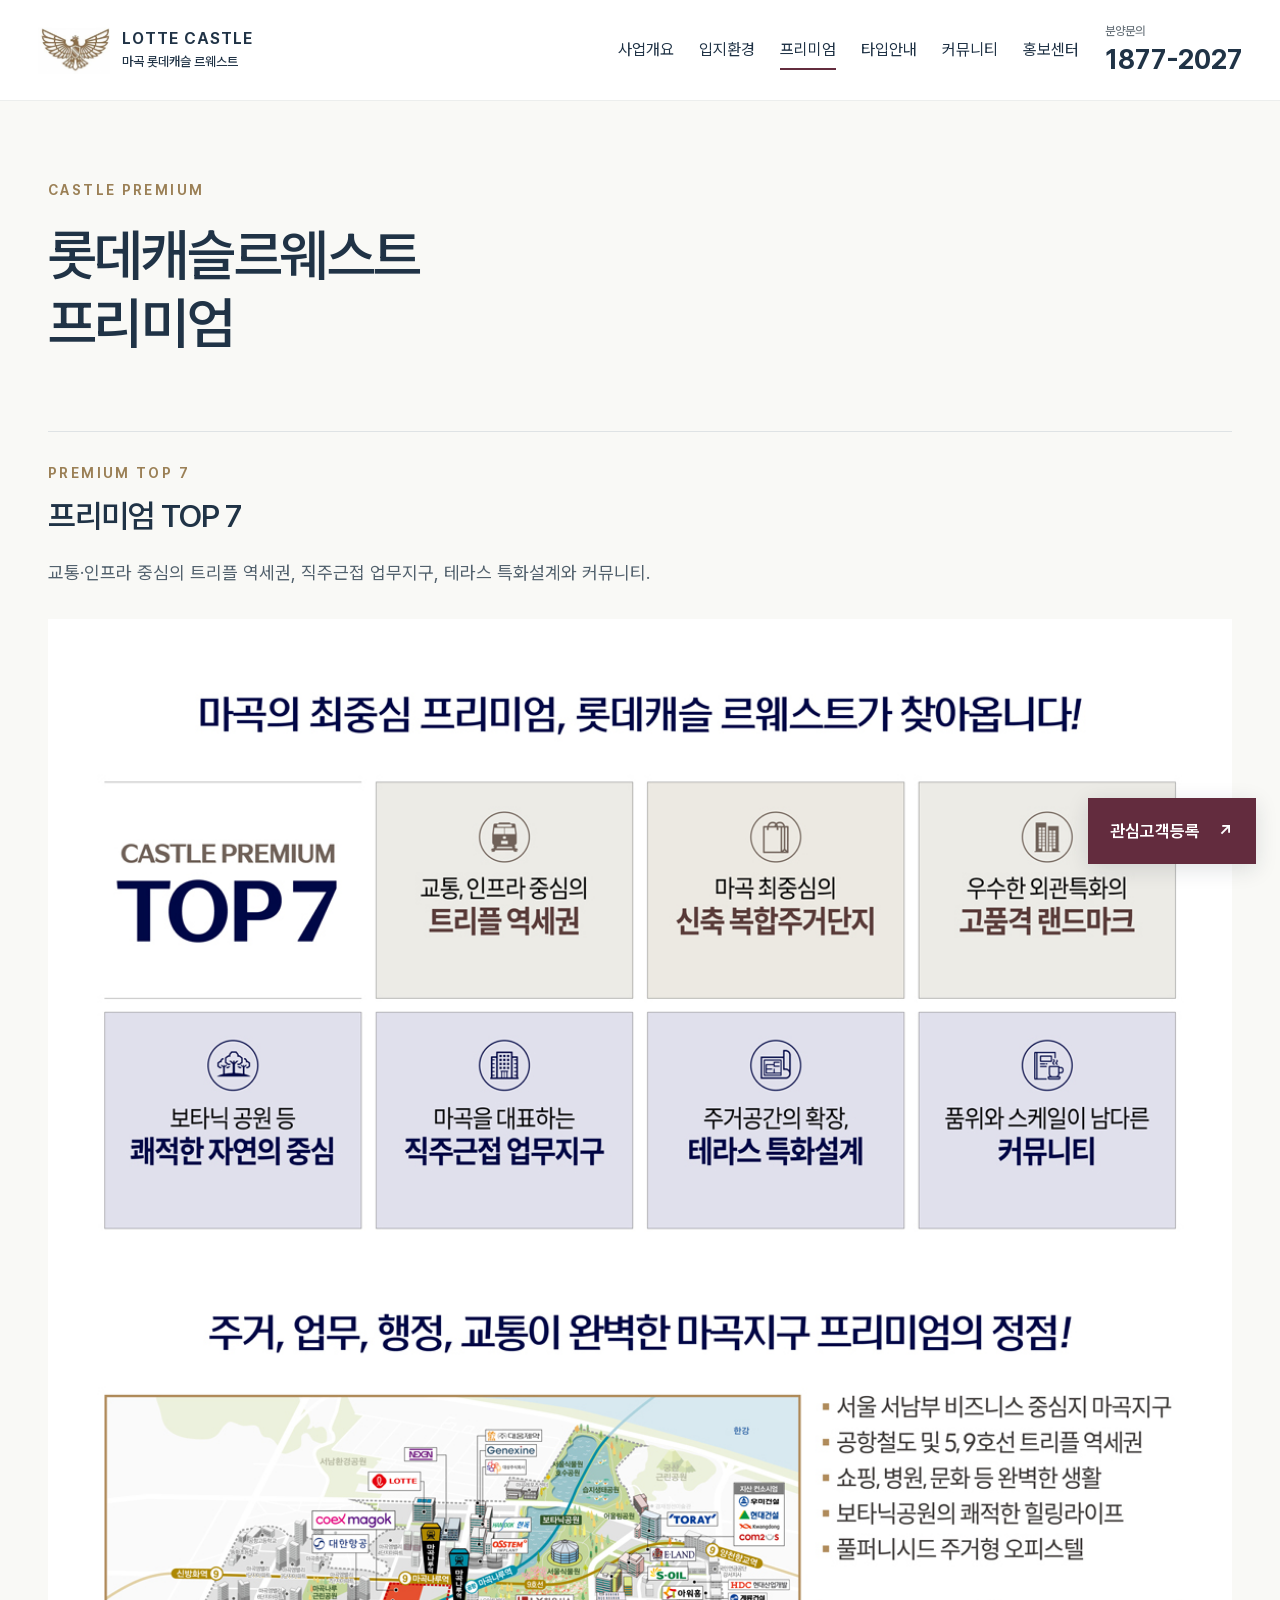
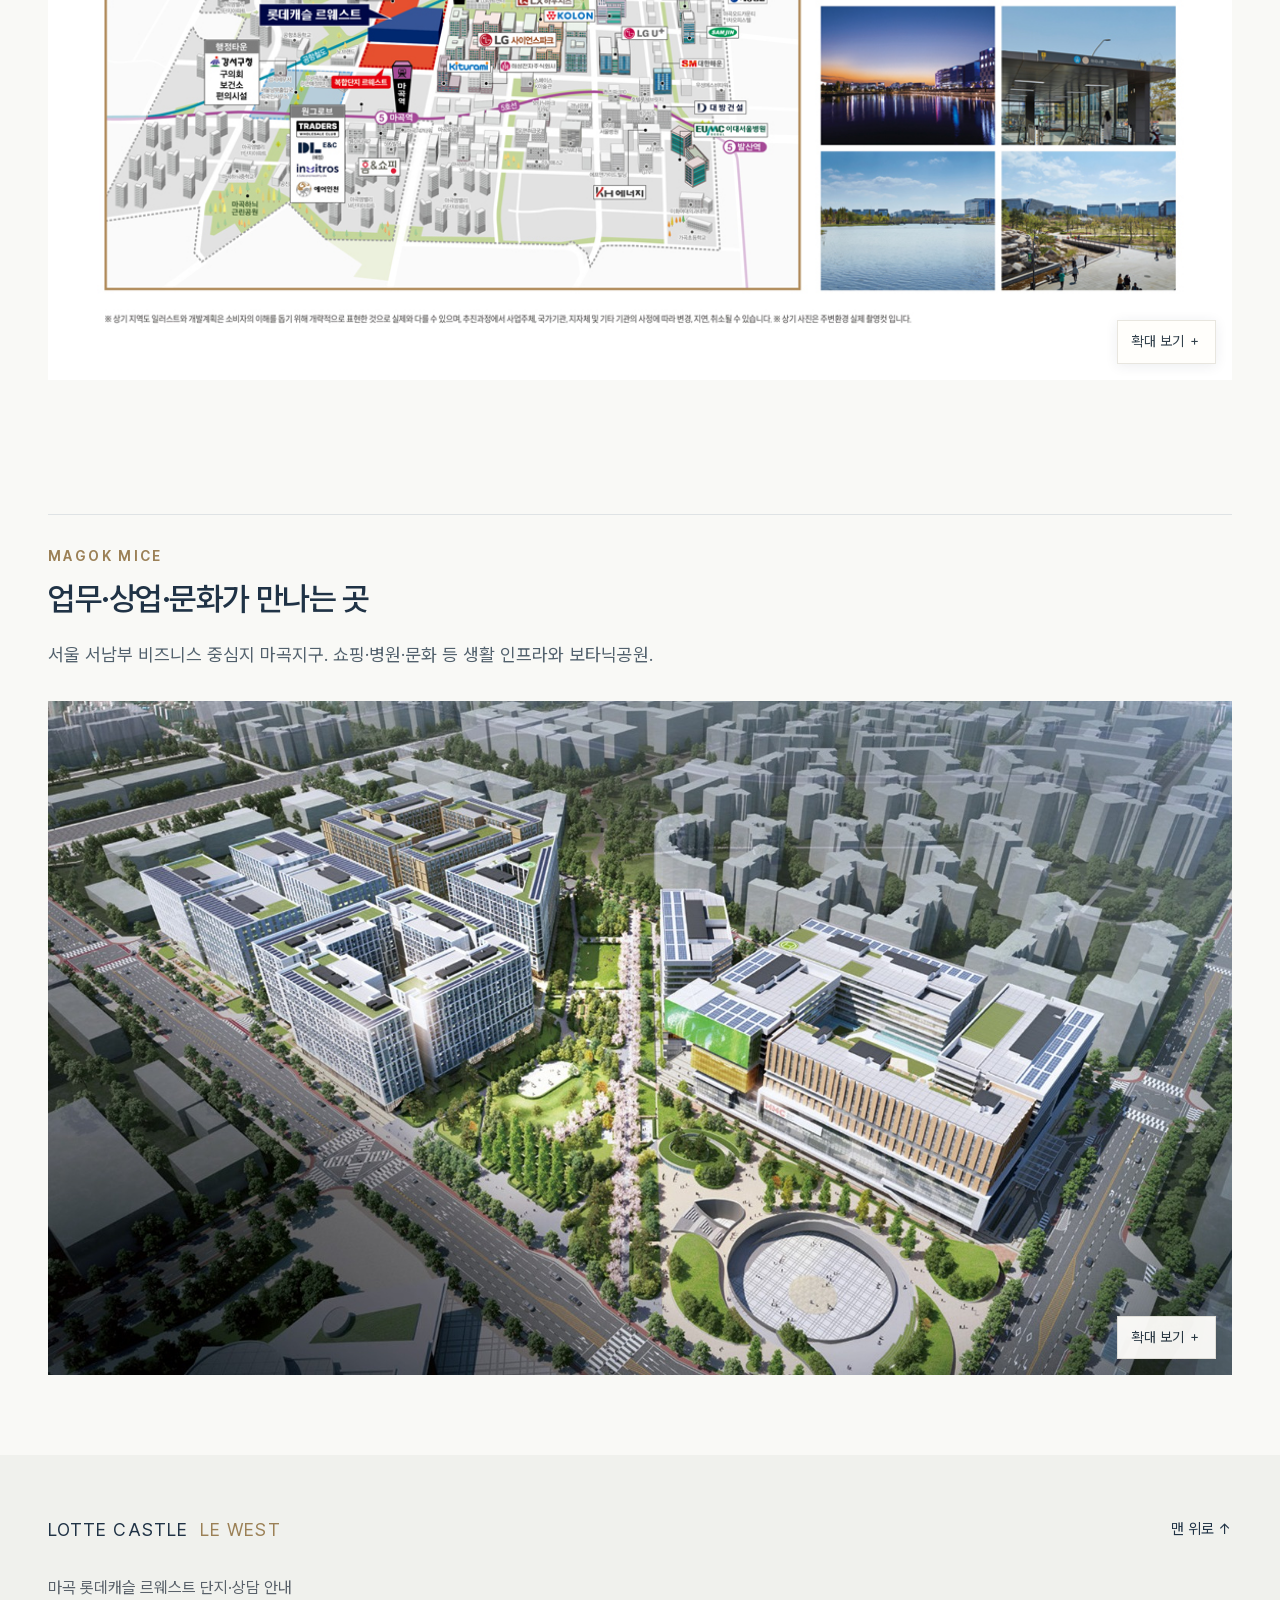
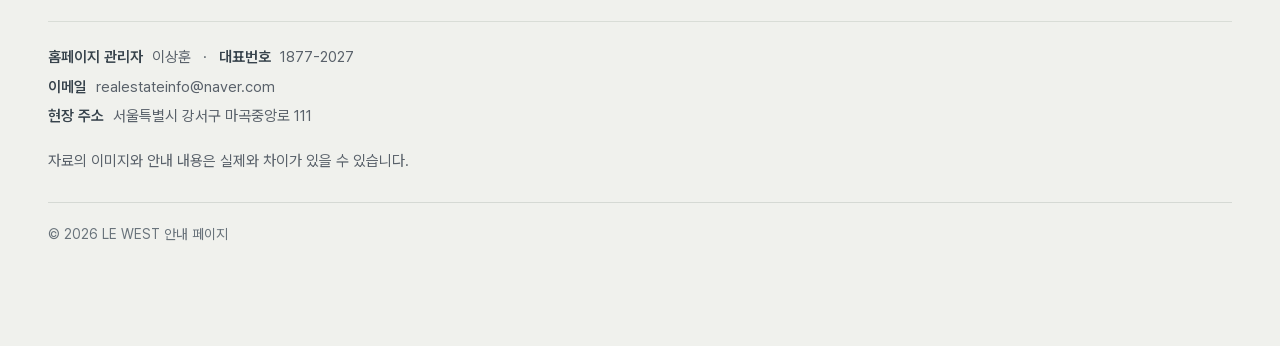
<file: premium.html>
<!doctype html>
<html lang="ko"><head><meta charset="utf-8"><meta name="viewport" content="width=device-width,initial-scale=1"><title>프리미엄·마곡 MICE | 마곡 롯데캐슬 르웨스트</title><meta name="description" content="마곡 롯데캐슬 르웨스트 프리미엄. 트리플 역세권, 직주근접 업무지구, 테라스 특화설계, 커뮤니티와 마곡 MICE 복합단지."><link rel="stylesheet" href="v13.css"><!-- BUILD V14: plans.html and its dependencies preserved --><meta property="og:type" content="website"><meta property="og:locale" content="ko_KR"><meta property="og:site_name" content="마곡 롯데캐슬 르웨스트"><meta property="og:title" content="프리미엄·마곡 MICE | 마곡 롯데캐슬 르웨스트"><meta property="og:description" content="마곡 롯데캐슬 르웨스트 프리미엄. 트리플 역세권, 직주근접 업무지구, 테라스 특화설계, 커뮤니티와 마곡 MICE 복합단지."></head>
<body id="top"><a class="skip" href="#main">본문 바로가기</a>
<header class="site-header"><div class="header-inner">
<a class="brand" href="index.html" aria-label="르웨스트 홈"><span class="castle-eagle"><img src="assets/lotte-castle-logo.webp" alt="롯데캐슬 독수리 로고" width="978" height="877"></span><span>LOTTE CASTLE<small>마곡 롯데캐슬 르웨스트</small></span></a>
<nav id="site-nav" aria-label="주요 메뉴"><a href="overview.html">사업개요</a><a href="location.html">입지환경</a><a href="premium.html" aria-current="page">프리미엄</a><a href="plans.html">타입안내</a><a href="community.html">커뮤니티</a><a href="media.html">홍보센터</a></nav>
<a class="header-phone" href="tel:18772027" data-placement="header"><small>분양문의</small>1877-2027</a>

<button class="menu-toggle" type="button" aria-expanded="false" aria-controls="site-nav">메뉴 <span aria-hidden="true">☰</span></button>
</div></header><main id="main"><section class="page-heading shell"><span class="eyebrow">CASTLE PREMIUM</span><h1>롯데캐슬르웨스트<br>프리미엄</h1></section><section class="document-section shell "><div class="section-heading"><span class="eyebrow">PREMIUM TOP 7</span><h2>프리미엄 TOP 7</h2><p class="section-description">교통·인프라 중심의 트리플 역세권, 직주근접 업무지구, 테라스 특화설계와 커뮤니티.</p></div><figure class="document-figure"><button type="button" class="image-open" data-image="assets/premium-top7.webp" data-caption="롯데캐슬 르웨스트 프리미엄 TOP 7" aria-label="롯데캐슬 르웨스트 프리미엄 TOP 7 확대"><img src="assets/premium-top7.webp" alt="롯데캐슬 르웨스트 프리미엄 TOP 7" loading="lazy" width="1160" height="1333"><span class="zoom-label" aria-hidden="true">확대 보기 ＋</span></button></figure></section><section class="document-section shell "><div class="section-heading"><span class="eyebrow">MAGOK MICE</span><h2>업무·상업·문화가 만나는 곳</h2><p class="section-description">서울 서남부 비즈니스 중심지 마곡지구. 쇼핑·병원·문화 등 생활 인프라와 보타닉공원.</p></div><figure class="document-figure"><button type="button" class="image-open" data-image="assets/premium-birdseye.jpg" data-caption="마곡 MICE 복합단지와 르웨스트 조감도" aria-label="마곡 MICE 복합단지와 르웨스트 조감도 확대"><img src="assets/premium-birdseye.jpg" alt="마곡 MICE 복합단지와 르웨스트 조감도" loading="lazy" width="1540" height="876"><span class="zoom-label" aria-hidden="true">확대 보기 ＋</span></button></figure></section></main><footer class="site-footer"><div class="shell"><div class="footer-top"><a class="footer-brand" href="index.html">LOTTE CASTLE <b>LE WEST</b></a><a href="#top">맨 위로 ↑</a></div><p>마곡 롯데캐슬 르웨스트 단지·상담 안내</p><div class="operator-info"><p><b>홈페이지 관리자</b> 이상훈 <span>·</span> <b>대표번호</b> <a href="tel:18772027">1877-2027</a></p><p><b>이메일</b> <a href="mailto:realestateinfo@naver.com">realestateinfo@naver.com</a></p><p><b>현장 주소</b> 서울특별시 강서구 마곡중앙로 111</p></div><p class="note">자료의 이미지와 안내 내용은 실제와 차이가 있을 수 있습니다.</p><div class="footer-bottom">© 2026 LE WEST 안내 페이지</div></div></footer>
<div class="fixed-contact"><a class="mobile-call" href="tel:18772027" data-placement="fixed">전화상담</a><a class="registration-link" href="index.html#consultation">관심고객등록 <span aria-hidden="true">↗</span></a></div>
<dialog class="lightbox" aria-labelledby="lightbox-caption"><div class="lightbox-toolbar"><p id="lightbox-caption"></p><button type="button" class="lightbox-zoom" aria-pressed="false">원본 크기</button><button type="button" class="lightbox-close" aria-label="이미지 확대 닫기">×</button></div><div class="lightbox-view"><img alt=""></div></dialog><script src="v13.js"></script></body></html>
</file>
<file: v13.css>
@font-face{font-family:'Pretendard Variable';font-style:normal;font-weight:100 900;font-display:swap;src:url('assets/fonts/PretendardVariable.woff2') format('woff2')}
:root{--wine:#632c3e;--ink:#203346;--muted:#69737b;--line:#dfe3e5;--gold:#9b8056;--paper:#f9f9f6;--header:100px}*{box-sizing:border-box}html{scroll-behavior:smooth;scroll-padding-top:125px}body{margin:0;background:var(--paper);font-family:'Pretendard Variable',Pretendard,'Malgun Gothic',sans-serif;font-size:18px;line-height:1.65;color:var(--ink)}a{color:inherit;text-decoration:none}button,input,select{font:inherit}button,a,input,select,summary{-webkit-tap-highlight-color:transparent}button{cursor:pointer}a:focus-visible,button:focus-visible,input:focus-visible,select:focus-visible,summary:focus-visible{outline:3px solid #9c804f;outline-offset:5px}img{display:block;max-width:100%}h1,h2,h3,p,figure{margin:0}h1,h2,h3{line-height:1.2;letter-spacing:-.045em;word-break:keep-all}h1{font-size:clamp(40px,4.4vw,68px);font-weight:550}h2{font-size:clamp(30px,3.1vw,46px);font-weight:550}.shell{width:calc(100% - 96px);max-width:1200px;margin-inline:auto}.eyebrow{display:block;font-size:14px;font-weight:650;letter-spacing:.17em;color:var(--gold);margin-bottom:20px}.skip{position:fixed;top:-100px;left:20px;background:white;padding:12px;z-index:100}.skip:focus{top:10px}.site-header{position:sticky;top:0;z-index:30;background:#fff;border-bottom:1px solid #eceeed}.header-inner{height:var(--header);max-width:1760px;padding:0 38px;margin:auto;display:flex;align-items:center;gap:26px}.brand{display:flex;align-items:center;gap:12px;flex-shrink:0;font-size:16px;letter-spacing:.06em;font-weight:650;line-height:1.3}.brand-mark{color:var(--wine);border:1px solid #aa9269;font-size:34px;width:42px;text-align:center;font-weight:450}.brand small{display:block;font-size:13px;letter-spacing:0;margin-top:5px;font-weight:500}.site-header nav{display:flex;align-items:center;gap:25px;margin-left:auto}.site-header nav a{font-size:16px;white-space:nowrap;padding:12px 0;position:relative}.site-header nav a[aria-current=page]:after{content:'';height:2px;position:absolute;bottom:5px;left:0;right:0;background:var(--wine)}.site-header nav a:hover{color:var(--wine)}.header-phone{font-size:21px;font-weight:700;line-height:1.2;white-space:nowrap}.header-phone small{display:block;font-size:12px;font-weight:500;margin-bottom:5px;color:var(--muted)}.header-cta{padding:12px 22px;background:var(--wine);color:#fff;font-size:16px;white-space:nowrap}.menu-toggle{display:none}.hero{position:relative;min-height:620px;height:calc(100svh - var(--header));max-height:980px;overflow:hidden;background:#c7e3f5}.hero-image{width:100%;height:100%;object-fit:cover;object-position:center 63%}.hero-copy{position:absolute;top:7%;left:max(5%,calc((100vw - 1440px)/2));max-width:640px;color:#17334d}.hero-copy .eyebrow{color:#35536c;font-size:15px}.hero-copy h1{font-size:clamp(34px,3.45vw,58px);line-height:1.17;font-weight:500}.hero-copy h1 strong{font-weight:650}.hero-copy p{font-size:clamp(18px,1.5vw,23px);margin-top:22px;line-height:1.5;font-weight:500}.mobile-break{display:none}.station-signs{position:absolute;right:6%;bottom:6%;display:flex;gap:14px;align-items:flex-end;perspective:700px}.station-sign{--rail:#b59d52;position:relative;width:75px;height:184px;background:linear-gradient(90deg,#273138,#3e4b51 75%,#202c32);border-top:6px solid var(--rail);box-shadow:7px 7px 0 #18283144;transform:rotateY(-9deg);display:flex;align-items:center;flex-direction:column;color:#fff;padding:12px 6px 0;border-radius:2px 2px 0 0}.station-sign:after{content:'';position:absolute;bottom:-9px;width:87px;height:9px;background:#6b7273;transform:skewX(-18deg)}.station-sign .line-symbol{display:grid;place-items:center;background:var(--rail);border:2px solid #ffffffdd;border-radius:50%;width:36px;height:36px;font-size:23px;font-weight:700;line-height:1}.station-sign strong{writing-mode:vertical-rl;letter-spacing:.07em;font-size:21px;line-height:1.1;margin:10px 0 8px;white-space:nowrap}.station-sign small{font-size:9px;line-height:1.2;white-space:nowrap}.station-sign b{font-size:11px;color:#fff;font-weight:600}.station-sign.airport{--rail:#4996b4;height:194px}.station-sign.line5{--rail:#9568bd;height:174px}.home-intro{padding:110px 0 40px}.home-intro h2{font-size:clamp(36px,3.6vw,54px)}.document-section{padding-top:54px;padding-bottom:80px}.section-heading{border-top:1px solid var(--line);padding-top:30px;margin-bottom:30px}.section-heading .eyebrow{margin-bottom:12px}.section-heading h2{font-size:clamp(27px,2.5vw,38px)}.document-figure{width:100%}.image-open{display:block;width:100%;position:relative;background:#fff;border:0;padding:0;text-align:left;cursor:zoom-in}.image-open img{width:100%;height:auto;object-fit:contain}.zoom-label{position:absolute;right:16px;bottom:16px;background:#fffefb;box-shadow:0 2px 12px #20334615;padding:9px 14px;font-size:14px;color:#283743;border:1px solid #e7e5de;opacity:.95}.document-figure figcaption{font-size:15px;color:var(--muted);margin-top:16px}.page-heading{padding-top:78px;padding-bottom:20px}.page-heading p{margin-top:24px;color:var(--muted);font-size:19px}.source-note{font-size:15px;color:var(--muted);padding-bottom:80px}.project-info{padding:30px 0 110px}.project-info dl{margin-top:32px;border-top:1px solid var(--ink)}.project-info dl div{display:grid;grid-template-columns:180px 1fr;gap:28px;border-bottom:1px solid var(--line);padding:22px 0}.project-info dt{color:var(--muted)}.project-info dd{margin:0}.media-pending{margin-top:55px;padding:65px;background:#edf0ed;text-align:center}.media-pending p{margin-top:20px;color:var(--muted)}.media-secondary{padding-top:85px;padding-bottom:75px}.media-secondary h2{margin-bottom:28px}.media-secondary figure{max-width:1000px;margin:auto}.media-status-grid{display:grid;grid-template-columns:1fr 1fr;gap:60px;padding-bottom:110px}.media-status-grid>div{border-top:1px solid var(--line);padding-top:28px}.media-status-grid h2{font-size:30px}.media-status-grid p{margin-top:16px;color:var(--muted)}.contact-band{background:var(--wine);color:white;margin-top:40px;scroll-margin-top:24px}.contact-layout{display:grid;grid-template-columns:1fr 1.1fr;gap:9%;padding-block:90px}.contact-intro .eyebrow{color:#d1b687}.contact-intro h2{font-size:46px}.contact-intro p{color:#eadfe2;font-size:18px;margin-top:26px}.contact-phone{display:block;font-size:37px;font-weight:650;line-height:1.25;margin-top:40px}.contact-phone small{display:block;font-size:15px;font-weight:450;margin-bottom:7px;color:#eadfe2}#lead-form{background:#fff;color:var(--ink);padding:34px}#lead-form h3{font-size:28px}.form-help{font-size:15px;color:var(--muted);margin:12px 0 25px}.form-grid{display:grid;grid-template-columns:1fr 1fr;gap:22px 16px}.form-grid label{font-size:16px;font-weight:600}.form-grid input,.form-grid select{display:block;width:100%;min-width:0;min-height:52px;background:#fff;border:1px solid #cdd2d5;color:var(--ink);padding:10px 12px;margin-top:8px;font-size:16px}.privacy-check{display:flex;align-items:center;gap:9px;margin-top:24px;font-size:15px}.privacy-check input{width:19px;height:19px;accent-color:var(--wine)}details{font-size:14px;color:var(--muted);margin:8px 0 22px}summary{cursor:pointer}details p{margin-top:10px}.form-submit{width:100%;display:flex;justify-content:space-between;background:var(--wine);color:white;border:0;min-height:58px;align-items:center;padding:12px 20px;font-size:18px;font-weight:600}#form-status{font-size:16px;margin-top:16px}.site-footer{background:#f0f1ed;padding:60px 0 100px}.footer-top{display:flex;justify-content:space-between;gap:20px;align-items:center;margin-bottom:30px;font-size:15px}.footer-brand{font-size:18px;letter-spacing:.06em}.footer-brand b{font-weight:400;color:var(--gold);margin-left:6px}.site-footer p{font-size:16px;color:#59616a;margin:5px 0}.site-footer .note{font-size:15px;margin-top:20px}.footer-bottom{border-top:1px solid #d5d9d4;margin-top:28px;padding-top:20px;font-size:14px;color:var(--muted)}.fixed-contact{position:fixed;bottom:24px;right:26px;z-index:25;box-shadow:0 5px 22px #18283122}.fixed-contact>a{display:flex;gap:32px;justify-content:space-between;padding:17px 25px;background:var(--wine);color:white;font-size:17px;min-width:150px}.fixed-contact .mobile-call{display:none}.lightbox{padding:0;border:0;width:96vw;max-width:1700px;height:94svh;max-height:94svh;background:#172028;color:#fff;overflow:hidden}.lightbox::backdrop{background:#08131ddd}.lightbox-toolbar{height:66px;display:flex;align-items:center;gap:16px;padding:10px 20px;background:#172028}.lightbox-toolbar p{font-size:16px;margin-right:auto}.lightbox-toolbar button{color:white;background:transparent;border:1px solid #7b858d;padding:8px 12px;font-size:15px;white-space:nowrap}.lightbox-toolbar .lightbox-close{font-size:30px;border:0;width:44px;height:44px;line-height:1;padding:0}.lightbox-view{height:calc(100% - 66px);overflow:auto;display:flex;align-items:flex-start;justify-content:center;padding:10px 18px 24px}.lightbox-view img{object-fit:contain;width:auto;max-width:100%;max-height:100%;margin:auto}.lightbox.is-zoomed .lightbox-view{display:block}.lightbox.is-zoomed .lightbox-view img{max-width:none;max-height:none;margin:0 auto}.lightbox.is-zoomed .lightbox-view{cursor:zoom-out}body.modal-open{overflow:hidden}
@media(min-width:1800px){.hero-image{object-position:center 58%}}
@media(max-width:1250px){.header-inner{padding-inline:25px;gap:20px}.header-phone{display:none}.site-header nav{gap:22px}.hero-copy{max-width:500px}.hero-copy h1{font-size:44px}}
@media(max-width:960px){:root{--header:84px}.header-inner{height:84px;gap:16px}.site-header nav{display:none;position:absolute;top:84px;left:0;right:0;background:#fff;padding:18px 28px 25px;box-shadow:0 12px 20px #17202810;grid-template-columns:1fr 1fr;gap:10px 25px}.site-header nav.is-open{display:grid}.site-header nav a{font-size:17px}.header-cta{margin-left:auto}.menu-toggle{display:flex;gap:10px;border:0;background:transparent;padding:12px 0;font-size:16px}.shell{width:calc(100% - 56px)}.hero{min-height:560px;max-height:800px}.hero-copy{left:5%;top:8%}.hero-copy h1{font-size:42px}.hero-copy .eyebrow{font-size:13px}.hero-image{object-position:51% center}.station-signs{right:5%;bottom:7%;transform:scale(.85);transform-origin:bottom right}.contact-layout{gap:35px;grid-template-columns:1fr}.contact-intro h2 br{display:none}.contact-intro p br{display:none}.contact-phone{margin-top:22px}.contact-layout{padding-block:60px}#lead-form{max-width:700px}.home-intro{padding-top:70px}}
@media(max-width:600px){:root{--header:76px}body{font-size:17px}.header-inner{height:76px;padding:0 18px;gap:12px}.brand{font-size:12px;gap:8px}.brand-mark{width:31px;font-size:25px}.brand small{font-size:10px}.header-cta{font-size:14px;padding:10px 13px}.menu-toggle{font-size:0;gap:0}.menu-toggle span{font-size:22px}.site-header nav{top:76px}.shell{width:calc(100% - 36px)}.hero{height:calc(100svh - 76px);min-height:560px;max-height:760px}.hero-image{object-position:48% center}.hero-copy{left:24px;right:20px;top:35px}.hero-copy h1{font-size:36px;line-height:1.2}.hero-copy .eyebrow{font-size:10px;letter-spacing:.14em;margin-bottom:16px}.hero-copy p{font-size:18px;margin-top:18px}.mobile-break{display:block}.station-signs{right:25px;bottom:40px;transform:scale(.7)}.home-intro{padding:65px 0 15px}.home-intro h2{font-size:34px}.eyebrow{font-size:12px;margin-bottom:16px}.page-heading{padding-top:48px;padding-bottom:10px}.page-heading h1{font-size:38px}.page-heading p{font-size:17px}.document-section{padding-top:35px;padding-bottom:36px}.section-heading{padding-top:24px;margin-bottom:22px}.section-heading h2{font-size:27px}.zoom-label{right:8px;bottom:8px;font-size:12px;padding:6px 10px}.source-note{font-size:14px;padding-bottom:50px}.project-info{padding:20px 0 60px}.project-info dl div{grid-template-columns:85px 1fr;gap:15px;padding:18px 0;font-size:16px}.media-pending{margin-top:35px;padding:50px 20px}.media-pending h2{font-size:28px}.media-secondary{padding-top:55px;padding-bottom:50px}.media-status-grid{grid-template-columns:1fr;gap:35px;padding-bottom:60px}.contact-layout{padding-block:50px}.contact-intro h2{font-size:34px}.contact-intro p{font-size:17px}.contact-phone{font-size:32px}#lead-form{padding:25px 20px}.form-grid{grid-template-columns:1fr;gap:16px}.site-footer{padding:42px 0 100px}.footer-top{align-items:flex-start}.footer-brand{font-size:14px;max-width:200px}.footer-brand b{display:block;margin:4px 0 0}.site-footer p{font-size:15px}.site-footer .note{font-size:14px}.fixed-contact{left:0;right:0;bottom:0;display:grid;grid-template-columns:1fr 1fr;padding-bottom:env(safe-area-inset-bottom);background:var(--wine)}.fixed-contact>a{min-width:0;justify-content:center;padding:14px 15px;gap:20px;font-size:17px}.fixed-contact .mobile-call{display:flex;background:#253847}.lightbox{width:100vw;max-width:100vw;height:100svh;max-height:100svh}.lightbox-toolbar{padding:8px 12px;gap:8px}.lightbox-toolbar p{font-size:13px;line-height:1.4}.lightbox-toolbar button{font-size:12px;padding:8px}.lightbox-view{padding:8px}.lightbox-zoom{flex-shrink:0}}
@media(prefers-reduced-motion:reduce){html{scroll-behavior:auto}}

/* Keep railway signs clear of the fixed contact bar. */
.station-signs{bottom:105px}
@media(max-width:600px){.station-signs{bottom:100px}}

/* V14: authentic source logo and dimensional railway signs. */
.castle-eagle{display:block;position:relative;width:72px;height:47px;overflow:hidden;flex-shrink:0}
.castle-eagle img{position:absolute;width:240px;max-width:none;height:auto;left:-85px;top:-73px}
.operator-info{margin:20px 0;border-top:1px solid #d9ddd7;padding-top:18px}
.operator-info p{font-size:15px;overflow-wrap:anywhere}.operator-info b{font-weight:600;color:#37434c;margin-right:5px}.operator-info span{margin:0 8px}
.operator-info a:hover{text-decoration:underline}
.rail-monuments{position:absolute;right:7%;bottom:110px;display:flex;gap:23px;align-items:flex-end;transform:scale(.85);transform-origin:bottom right}
.rail-tower{--rail:#b59b31;--side:#938027;position:relative;width:99px;height:290px;filter:drop-shadow(9px 10px 5px #14232740)}
.rail-tower.airport{--rail:#4caccb;--side:#367e9b;height:305px}.rail-tower.five{--rail:#a950af;--side:#803c89;height:280px}
.rail-front,.rail-side{position:absolute;top:12px;bottom:12px;background:linear-gradient(90deg,#283132,#394144);color:#fff;display:flex;align-items:center;flex-direction:column;border-top:5px solid #263236}
.rail-front{left:0;width:70px;transform:skewY(4deg);z-index:2;border-left:1px solid #607071}
.rail-side{left:70px;width:28px;top:9px;bottom:15px;transform:skewY(-20deg);background:linear-gradient(90deg,#252d30,#101b1f);filter:brightness(.8)}
.rail-cap{width:100%;height:56px;background:var(--rail);display:flex;align-items:center;justify-content:center;font-size:15px;font-weight:700;border-bottom:6px solid #1b252a;flex-shrink:0;text-shadow:0 1px 2px #0002}
.rail-side .rail-cap{background:var(--side);font-size:10px;letter-spacing:-1px;white-space:nowrap}
.rail-round{width:40px;height:40px;border-radius:50%;background:var(--rail);color:#fff;display:grid;place-items:center;font-size:29px;font-weight:700;margin:14px 0 11px;line-height:1;box-shadow:inset 0 0 0 3px #ffffff22;flex-shrink:0}
.rail-round svg{width:28px;height:28px}.rail-side .rail-round{width:23px;height:38px;font-size:23px}.rail-side .rail-round svg{width:21px;height:26px}
.rail-front strong,.rail-side strong{writing-mode:vertical-rl;text-orientation:upright;letter-spacing:.025em;font-size:27px;line-height:1;font-weight:700;white-space:nowrap}
.rail-side strong{font-size:21px}.rail-front small,.rail-side small{font-size:8px;margin-top:auto;margin-bottom:9px;color:#d5dedf;white-space:nowrap}.rail-side small{font-size:5px}
.rail-base{position:absolute;left:-6px;bottom:0;width:110px;height:16px;border-radius:50%;background:linear-gradient(#5e6765,#1a272b);border-bottom:4px solid #394443;z-index:3}
@media(max-width:1250px){.brand{gap:8px}.castle-eagle{width:64px}.rail-monuments{transform:scale(.75)}}
@media(max-width:600px){.castle-eagle{width:43px;height:29px}.castle-eagle img{width:150px;left:-53px;top:-46px}.brand{gap:6px}.brand small{font-size:9px}.rail-monuments{right:30px;bottom:105px;transform:scale(.52);gap:20px}.operator-info p{font-size:14px}.operator-info span{margin:0 3px}}
.rail-front strong{font-size:23px;flex-shrink:0}.rail-front small,.rail-side small{flex-shrink:0}

/* Contact hierarchy: prominent hero number, no repeated inquiry buttons. */
.hero-phone{position:absolute;top:9%;right:7%;color:#17334d;line-height:1.1;text-align:right}
.hero-phone span{display:block;font-size:18px;font-weight:550;letter-spacing:.08em;margin-bottom:12px}
.hero-phone strong{display:block;font-size:clamp(48px,4.6vw,82px);font-weight:750;letter-spacing:-.025em}
.header-phone{font-size:27px}.fixed-contact{display:none}.contact-phone{font-size:48px}
@media(max-width:960px){.menu-toggle{margin-left:auto}.hero-phone{top:270px;left:5%;right:auto;text-align:left}.hero-phone strong{font-size:52px}.hero-phone span{font-size:15px;margin-bottom:8px}}
@media(max-width:600px){.hero-copy h1{font-size:32px}.hero-copy p{font-size:17px;margin-top:14px}.hero-phone{top:260px;left:24px}.hero-phone strong{font-size:46px}.hero-phone span{font-size:14px}.fixed-contact{display:block;box-shadow:0 -2px 12px #18283115;background:#253847}.fixed-contact .mobile-call{display:flex;font-size:19px;font-weight:650;padding:14px}.contact-phone{font-size:40px}}
@media(max-width:600px){.hero-phone{top:210px}.hero-phone strong{text-shadow:0 1px 8px #d8edfa90}}

/* Approved watercolor hero: display the entire illustration without cropping. */
.hero{height:auto;min-height:0;max-height:none;aspect-ratio:1672/941;background:#fbfaf7}
.hero-image{object-fit:contain;object-position:center;width:100%;height:100%}
.hero-copy{top:5%;left:5%}.hero-copy h1{font-size:clamp(30px,3vw,54px)}
.hero-copy .eyebrow{margin-bottom:12px}.hero-copy p{margin-top:12px;font-size:clamp(16px,1.35vw,22px)}
.hero-phone{top:7%;right:6%;left:auto;text-align:right}
.hero-phone strong{font-size:clamp(42px,4.4vw,80px)}
@media(max-width:960px) and (min-width:601px){.hero-copy h1{font-size:30px}.hero-copy .eyebrow{font-size:10px}.hero-copy p{font-size:15px;margin-top:8px}.hero-phone span{font-size:13px}.hero-phone strong{font-size:40px}}
@media(max-width:600px){.hero{aspect-ratio:auto;padding-top:305px}.hero-image{height:auto;position:relative}.hero-copy{top:28px;left:24px;right:20px}.hero-copy h1{font-size:32px}.hero-copy .eyebrow{font-size:10px}.hero-copy p{font-size:17px;margin-top:12px}.hero-copy .mobile-break{display:none}.hero-phone{top:220px;left:24px;right:auto;text-align:left}.hero-phone span{font-size:13px;margin-bottom:5px}.hero-phone strong{font-size:44px;text-shadow:none}}

.section-description{max-width:900px;margin-top:20px;color:#52616d;font-size:18px;line-height:1.85;word-break:keep-all;overflow-wrap:break-word}@media(max-width:600px){.section-description{font-size:16px;line-height:1.8;margin-top:16px}}

/* Always accessible registration entry, without a header duplicate. */
.fixed-contact{display:block;left:auto;right:24px;top:auto;bottom:36px;transform:none;background:transparent;padding:0}
.fixed-contact .mobile-call{display:none}.fixed-contact .registration-link{display:flex;min-width:166px;padding:19px 22px;gap:18px;font-weight:650}
@media(max-width:600px){.fixed-contact{display:grid;grid-template-columns:1fr 1fr;left:0;right:0;top:auto;bottom:0;transform:none;padding-bottom:env(safe-area-inset-bottom);background:#632c3e}.fixed-contact .mobile-call,.fixed-contact .registration-link{display:flex;min-width:0;justify-content:center;padding:15px 10px;font-size:16px;gap:12px}.hero-copy p{font-size:15px}}


.type-caption{padding:14px 0 0;font-size:16px;color:var(--ink);line-height:1.6}
</file>
